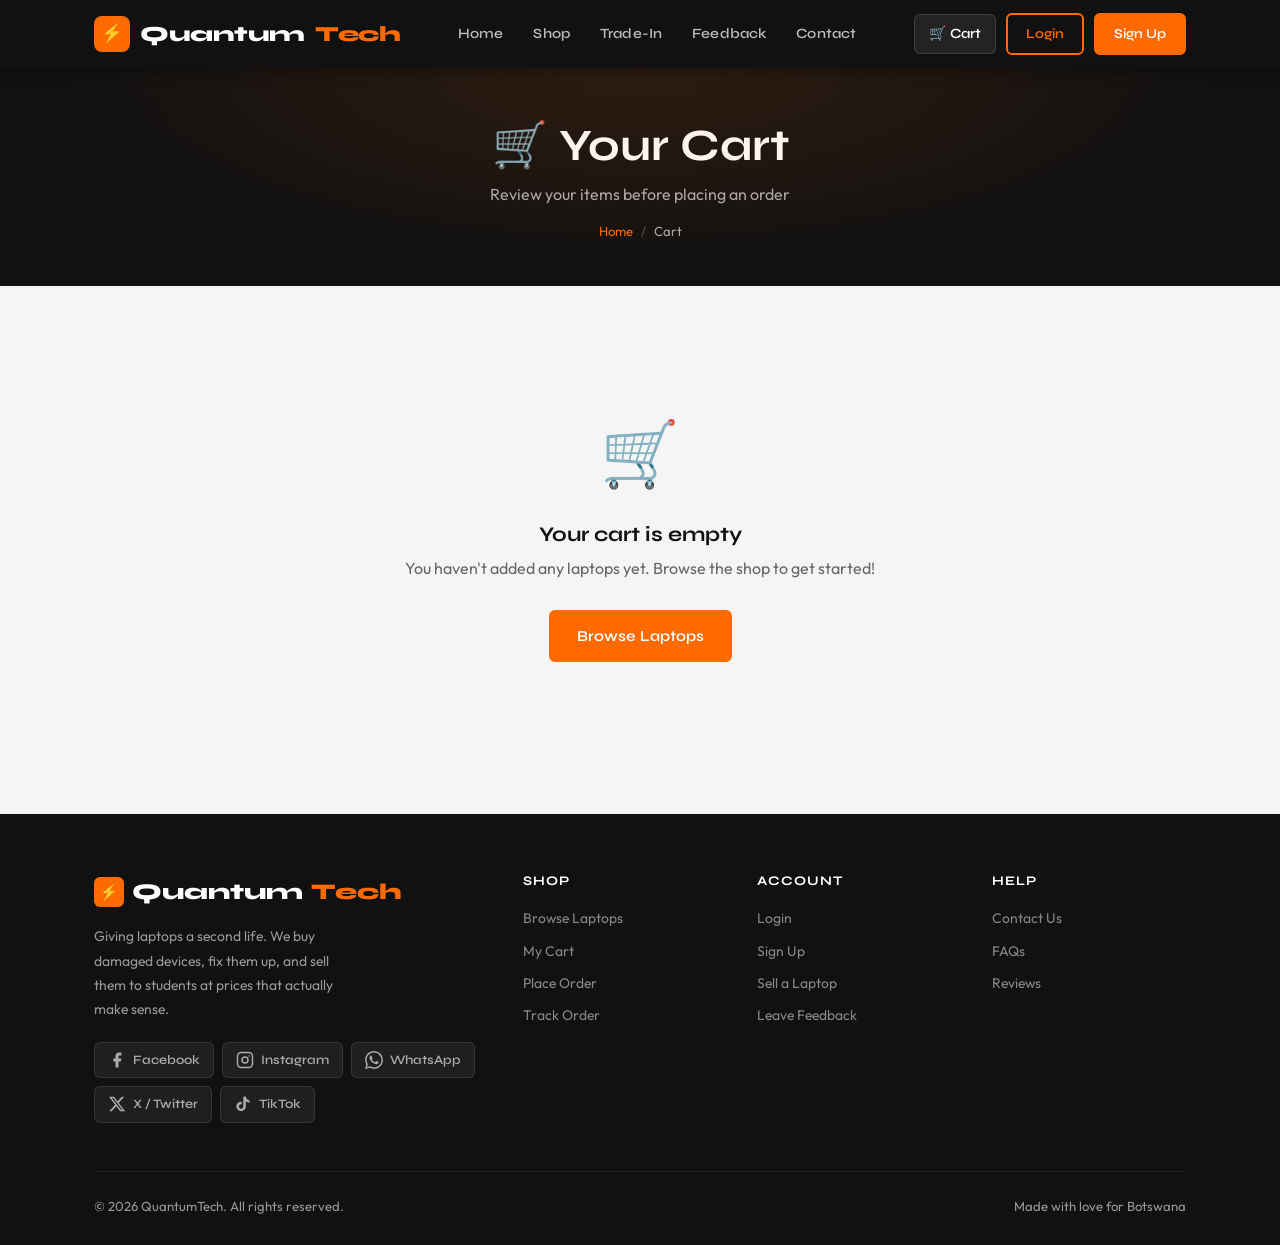
<file: cart.html>
<!DOCTYPE html>
<html lang="en">
<head>
  <meta charset="UTF-8" />
  <meta name="viewport" content="width=device-width, initial-scale=1.0" />
  <title>Cart — Quantum Tech</title>
  <link rel="stylesheet" href="styles.css" />
</head>
<body>

<main>

  <div class="page-header">
    <div class="container">
      <h1>🛒 Your Cart</h1>
      <p>Review your items before placing an order</p>
      <div class="breadcrumb">
        <a href="index.html">Home</a>
        <span class="sep">/</span>
        <span>Cart</span>
      </div>
    </div>
  </div>

  <section class="section section-gray" style="padding-top:44px;">
    <div class="container">
      <div id="cartContent"></div>
    </div>
  </section>

</main>

<script src="script.js"></script>
<script>
  buildNav("");
  buildFooter();

  // This function re-draws the entire cart.
  // We call it whenever the cart changes (add, remove, qty change).
  function renderCart() {
    const cart      = getCart();
    const container = document.getElementById("cartContent");

    // Empty cart state
    if (cart.length === 0) {
      container.innerHTML = `
        <div class="empty-state">
          <span class="empty-icon">🛒</span>
          <h3>Your cart is empty</h3>
          <p>You haven't added any laptops yet. Browse the shop to get started!</p>
          <a href="products.html" class="btn btn-primary">Browse Laptops</a>
        </div>
      `;
      return;
    }

    // Build table rows
    const rows = cart.map(item => {
      const p = PRODUCTS.find(pr => pr.id === item.id);
      if (!p) return "";

      const lineTotal = p.price * item.qty;

      return `
        <tr>
          <!-- Product info -->
          <td>
            <div class="cart-item-info">
              <span class="cart-item-emoji">${p.emoji}</span>
              <div>
                <div class="cart-item-name">${p.name}</div>
                <div class="cart-item-spec">${p.specs[0]} · ${p.specs[1]}</div>
              </div>
            </div>
          </td>

          <!-- Unit price -->
          <td><strong>${formatBWP(p.price)}</strong></td>

          <!-- Quantity control -->
          <td>
            <div class="qty-control">
              <button class="qty-btn" onclick="changeQty(${p.id}, -1); renderCart();">−</button>
              <span class="qty-val">${item.qty}</span>
              <button class="qty-btn" onclick="changeQty(${p.id}, +1); renderCart();">+</button>
            </div>
          </td>

          <!-- Line total -->
          <td><strong>${formatBWP(lineTotal)}</strong></td>

          <!-- Remove button -->
          <td>
            <button class="remove-btn" onclick="removeFromCart(${p.id}); renderCart();" title="Remove item">
              🗑
            </button>
          </td>
        </tr>
      `;
    }).join("");

    const subtotal = getCartTotal();
    const itemCount = cart.reduce((n, i) => n + i.qty, 0);

    container.innerHTML = `
      <div class="cart-layout">

        <!-- Left: Cart table -->
        <div>
          <div class="cart-table-wrap">
            <table class="cart-table">
              <thead>
                <tr>
                  <th>Product</th>
                  <th>Price</th>
                  <th>Qty</th>
                  <th>Total</th>
                  <th></th>
                </tr>
              </thead>
              <tbody>${rows}</tbody>
            </table>
          </div>

          <!-- Actions below table -->
          <div style="display:flex; gap:12px; margin-top:16px; flex-wrap:wrap;">
            <a href="products.html" class="btn btn-outline btn-sm">← Continue Shopping</a>
            <button class="btn btn-sm" style="background:var(--gray-bg); color:var(--gray-mid);"
              onclick="if(confirm('Remove all items from your cart?')) { clearCart(); renderCart(); }">
              Clear Cart
            </button>
          </div>
        </div>

        <!-- Right: Summary box -->
        <div>
          <div class="cart-summary-box">
            <h3>Order Summary</h3>

            <div class="summary-line">
              <span>Subtotal (${itemCount} item${itemCount !== 1 ? "s" : ""})</span>
              <span>${formatBWP(subtotal)}</span>
            </div>
            <div class="summary-line">
              <span>Delivery</span>
              <span style="color:var(--success);">FREE</span>
            </div>
            <div class="summary-line total">
              <span>Total</span>
              <span>${formatBWP(subtotal)}</span>
            </div>

            <a href="order.html" class="btn btn-primary btn-full mt-md">
              Proceed to Order →
            </a>

            <p style="text-align:center; font-size:0.78rem; color:var(--gray-light); margin-top:12px;">
              🔒 Secure checkout &nbsp;·&nbsp; 90-day warranty on all items
            </p>
          </div>
        </div>

      </div>
    `;
  }

  // Make renderCart global so onclick attributes can call it
  window.renderCart = renderCart;

  // Initial render
  renderCart();
</script>

</body>
</html>
</file>
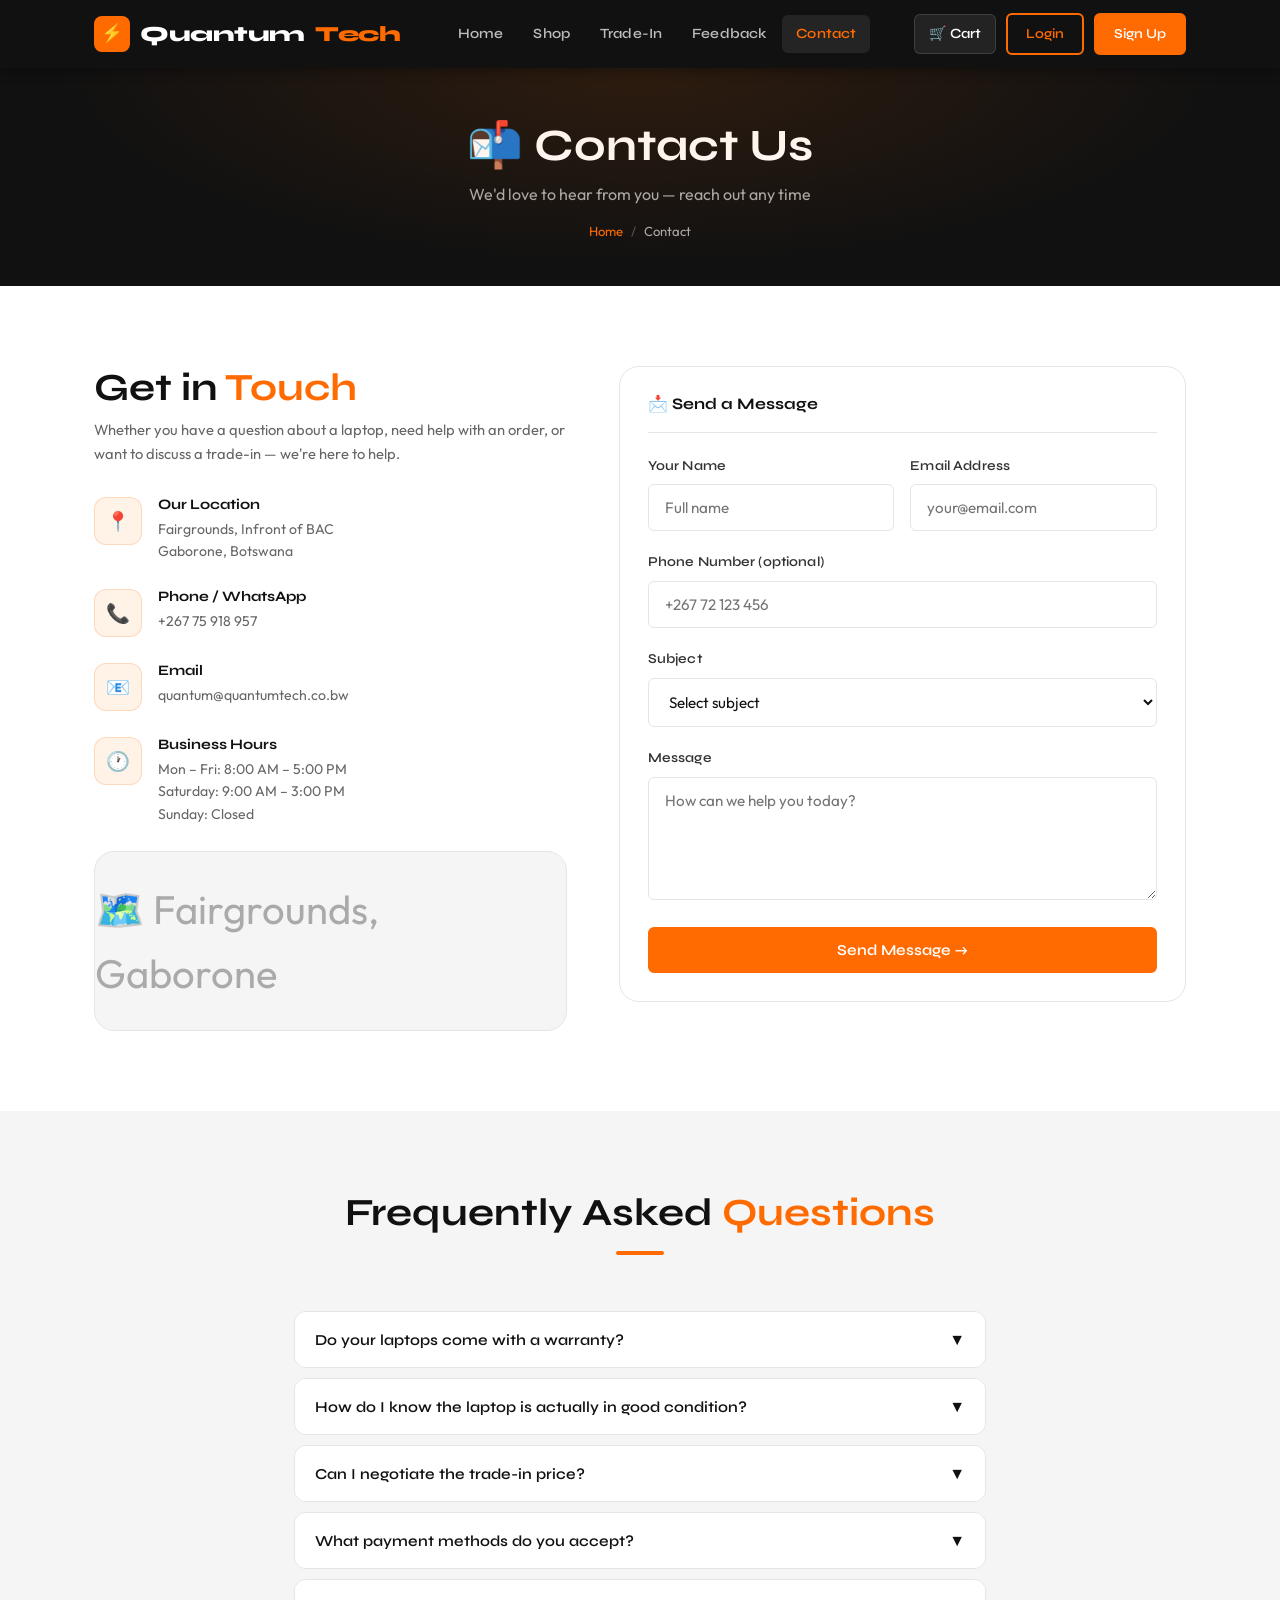
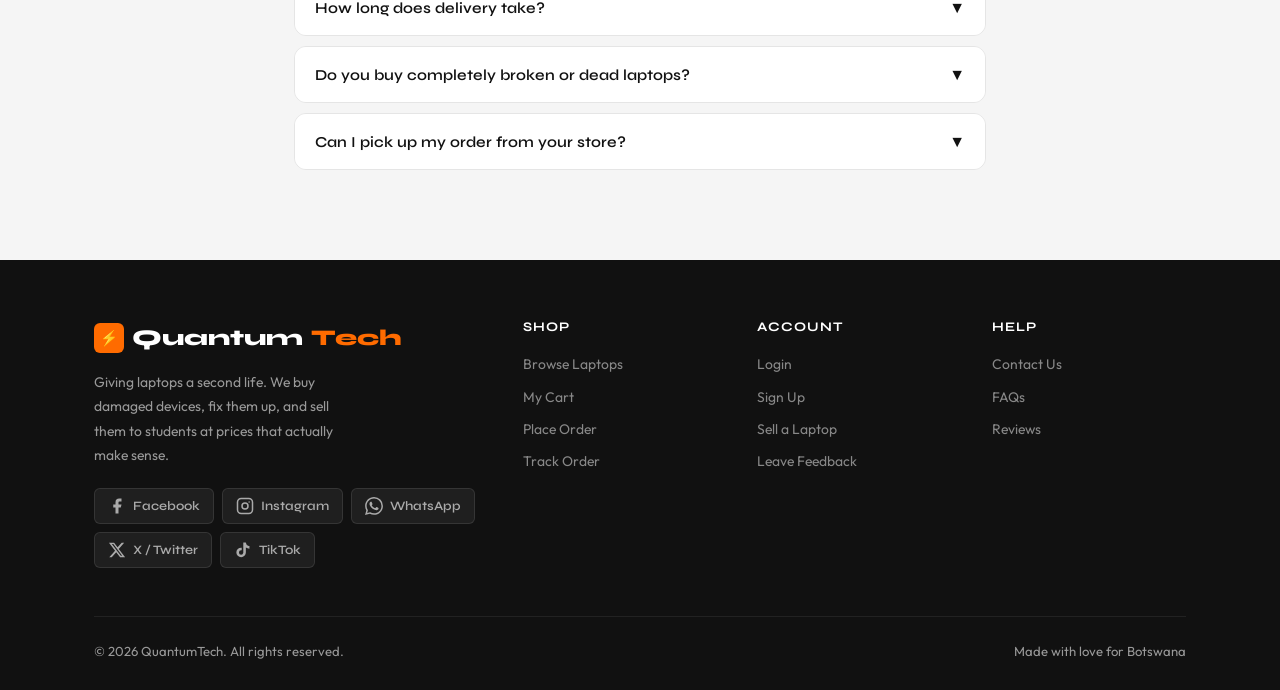
<file: contact.html>
<!DOCTYPE html>
<html lang="en">
<head>
  <meta charset="UTF-8" />
  <meta name="viewport" content="width=device-width, initial-scale=1.0" />
  <title>Contact Us — Quantum Tech</title>
  <link rel="stylesheet" href="styles.css" />
</head>
<body>

<main>

  <div class="page-header">
    <div class="container">
      <h1>📬 Contact Us</h1>
      <p>We'd love to hear from you — reach out any time</p>
      <div class="breadcrumb">
        <a href="index.html">Home</a>
        <span class="sep">/</span>
        <span>Contact</span>
      </div>
    </div>
  </div>

  <section class="section">
    <div class="container">
      <div class="contact-layout">

        <!-- ── Left: Info ── -->
        <div>
          <h2 style="margin-bottom:8px;">Get in <span class="text-orange">Touch</span></h2>
          <p class="text-muted" style="margin-bottom:32px; font-size:0.92rem;">
            Whether you have a question about a laptop, need help with an order, or want to discuss a trade-in — we're here to help.
          </p>

          <div class="contact-info-item">
            <div class="contact-icon-box">📍</div>
            <div>
              <h4>Our Location</h4>
              <p>Fairgrounds, Infront of BAC<br>Gaborone, Botswana</p>
            </div>
          </div>

          <div class="contact-info-item">
            <div class="contact-icon-box">📞</div>
            <div>
              <h4>Phone / WhatsApp</h4>
              <p>+267 75 918 957</p>
            </div>
          </div>

          <div class="contact-info-item">
            <div class="contact-icon-box">📧</div>
            <div>
              <h4>Email</h4>
              <p>quantum@quantumtech.co.bw</p>
            </div>
          </div>

          <div class="contact-info-item">
            <div class="contact-icon-box">🕐</div>
            <div>
              <h4>Business Hours</h4>
              <p>
                Mon – Fri: 8:00 AM – 5:00 PM<br>
                Saturday: 9:00 AM – 3:00 PM<br>
                Sunday: Closed
              </p>
            </div>
          </div>

          <!-- Map placeholder -->
          <div style="background:var(--gray-bg); border:1.5px solid var(--border); border-radius:var(--radius-lg); height:180px; display:flex; align-items:center; justify-content:center; font-size:2.5rem; margin-top:8px; color:var(--gray-light);">
            🗺️ Fairgrounds, Gaborone
          </div>
        </div>

        <!-- ── Right: Contact form ── -->
        <div>
          <div class="checkout-card">
            <h3>📩 Send a Message</h3>

            <!-- Success state -->
            <div id="contactSuccess" style="display:none; text-align:center; padding:28px 0;">
              <div style="font-size:3rem; margin-bottom:12px;">✅</div>
              <h3 style="margin-bottom:8px;">Message Sent!</h3>
              <p class="text-muted" style="margin-bottom:20px;">
                We'll get back to you within 24 hours during business days.
              </p>
              <button class="btn btn-outline" onclick="resetContactForm()">Send Another</button>
            </div>

            <!-- Form -->
            <div id="contactFormFields">

              <div id="contactAlert"></div>

              <div class="form-row">
                <div class="form-group">
                  <label for="ctName">Your Name</label>
                  <input type="text" id="ctName" placeholder="Full name" oninput="clearFieldError('ctName')" />
                  <span class="field-error">Required.</span>
                </div>
                <div class="form-group">
                  <label for="ctEmail">Email Address</label>
                  <input type="email" id="ctEmail" placeholder="your@email.com" oninput="clearFieldError('ctEmail')" />
                  <span class="field-error">Valid email required.</span>
                </div>
              </div>

              <div class="form-group">
                <label for="ctPhone">Phone Number (optional)</label>
                <input type="tel" id="ctPhone" placeholder="+267 72 123 456" />
              </div>

              <div class="form-group">
                <label for="ctSubject">Subject</label>
                <select id="ctSubject" oninput="clearFieldError('ctSubject')">
                  <option value="">Select subject</option>
                  <option value="order">Order Inquiry</option>
                  <option value="trade">Trade-In Question</option>
                  <option value="product">Product Question</option>
                  <option value="warranty">Warranty Claim</option>
                  <option value="delivery">Delivery Issue</option>
                  <option value="other">Other</option>
                </select>
                <span class="field-error">Please select a subject.</span>
              </div>

              <div class="form-group">
                <label for="ctMessage">Message</label>
                <textarea id="ctMessage" rows="5" placeholder="How can we help you today?" oninput="clearFieldError('ctMessage')"></textarea>
                <span class="field-error">Please enter your message.</span>
              </div>

              <button class="btn btn-primary btn-full" onclick="handleContactSubmit()">
                Send Message →
              </button>

            </div>
          </div>
        </div>

      </div>
    </div>
  </section>

  <!-- ── FAQ Section ── -->
  <section class="section section-gray" id="faq">
    <div class="container" style="max-width:740px;">
      <div class="section-heading">
        <h2>Frequently Asked <span class="text-orange">Questions</span></h2>
        <div class="heading-line"></div>
      </div>
      <div id="faqList"></div>
    </div>
  </section>

</main>

<script src="script.js"></script>
<script>
  buildNav("contact");
  buildFooter();

  // Pre-fill if logged in
  const session = getSession();
  if (session) {
    document.getElementById("ctName").value  = session.name  || "";
    document.getElementById("ctEmail").value = session.email || "";
  }

  // ── Contact form submit ──
  function handleContactSubmit() {
    const name    = document.getElementById("ctName").value.trim();
    const email   = document.getElementById("ctEmail").value.trim();
    const phone   = document.getElementById("ctPhone").value.trim();
    const subject = document.getElementById("ctSubject").value;
    const message = document.getElementById("ctMessage").value.trim();

    let valid = true;

    if (!name)   { showFieldError("ctName",    "Required.");                 valid = false; }
    if (!email || !email.includes("@")) { showFieldError("ctEmail", "Valid email required."); valid = false; }
    if (!subject) { showFieldError("ctSubject", "Please select a subject."); valid = false; }
    if (!message) { showFieldError("ctMessage", "Please enter your message."); valid = false; }

    if (!valid) {
      showAlert("contactAlert", "⚠️ Please fill in all required fields.", "danger");
      return;
    }

    // Save message
    const messages = lsGet(STORAGE.MESSAGES, []);
    messages.push({
      name, email, phone, subject, message,
      date: new Date().toLocaleDateString("en-BW")
    });
    lsSet(STORAGE.MESSAGES, messages);

    // Show success
    document.getElementById("contactFormFields").style.display = "none";
    document.getElementById("contactSuccess").style.display    = "block";
    clearAlert("contactAlert");

    showToast("Message sent! We'll reply soon. 📧", "success");
  }

  function resetContactForm() {
    document.getElementById("contactFormFields").style.display = "block";
    document.getElementById("contactSuccess").style.display    = "none";
    document.getElementById("ctSubject").value = "";
    document.getElementById("ctMessage").value = "";
    document.getElementById("ctPhone").value   = "";
  }

  // ── FAQ Accordion ──
  const FAQS = [
    {
      q: "Do your laptops come with a warranty?",
      a: "Yes! Every laptop we sell comes with a 90-day hardware warranty. If anything fails within 90 days of purchase due to a hardware defect, bring it back and we'll repair or replace it for free."
    },
    {
      q: "How do I know the laptop is actually in good condition?",
      a: "Every device goes through a full diagnostic test by our certified technicians before being listed. We assign a condition grade — Excellent, Good, or Fair — based on a strict checklist, so you always know what you're buying."
    },
    {
      q: "Can I negotiate the trade-in price?",
      a: "We base our offer on market value, brand, model, age, and actual condition. You're welcome to discuss the price with our team once you're in store. We aim to be fair and transparent."
    },
    {
      q: "What payment methods do you accept?",
      a: "We accept Orange Money, MyZaka (Mascom), Bank Transfer / EFT, and Cash on Delivery for deliveries in Gaborone."
    },
    {
      q: "How long does delivery take?",
      a: "Gaborone deliveries typically take 1 business day. Other cities in Botswana take 2–3 business days. We work with reliable couriers to make sure your laptop arrives safely."
    },
    {
      q: "Do you buy completely broken or dead laptops?",
      a: "Yes! Even completely non-functional laptops may have value for parts or be repairable. Submit a trade-in form or bring it in for a free assessment — no obligation."
    },
    {
      q: "Can I pick up my order from your store?",
      a: "Absolutely. You can choose to pick up your laptop in store instead of getting it delivered. Just select that option in the order notes or call us."
    }
  ];

  // Build FAQ accordion
  document.getElementById("faqList").innerHTML = FAQS.map((faq, i) => `
    <div class="faq-item">
      <button class="faq-q" id="faqQ${i}" onclick="toggleFaq(${i})">
        <span>${faq.q}</span>
        <span class="faq-arrow">▼</span>
      </button>
      <div class="faq-a" id="faqA${i}">
        ${faq.a}
      </div>
    </div>
  `).join("");

  function toggleFaq(i) {
    const qEl = document.getElementById("faqQ" + i);
    const aEl = document.getElementById("faqA" + i);
    const isOpen = aEl.classList.toggle("open");
    qEl.classList.toggle("open", isOpen);
  }
</script>

</body>
</html>
</file>
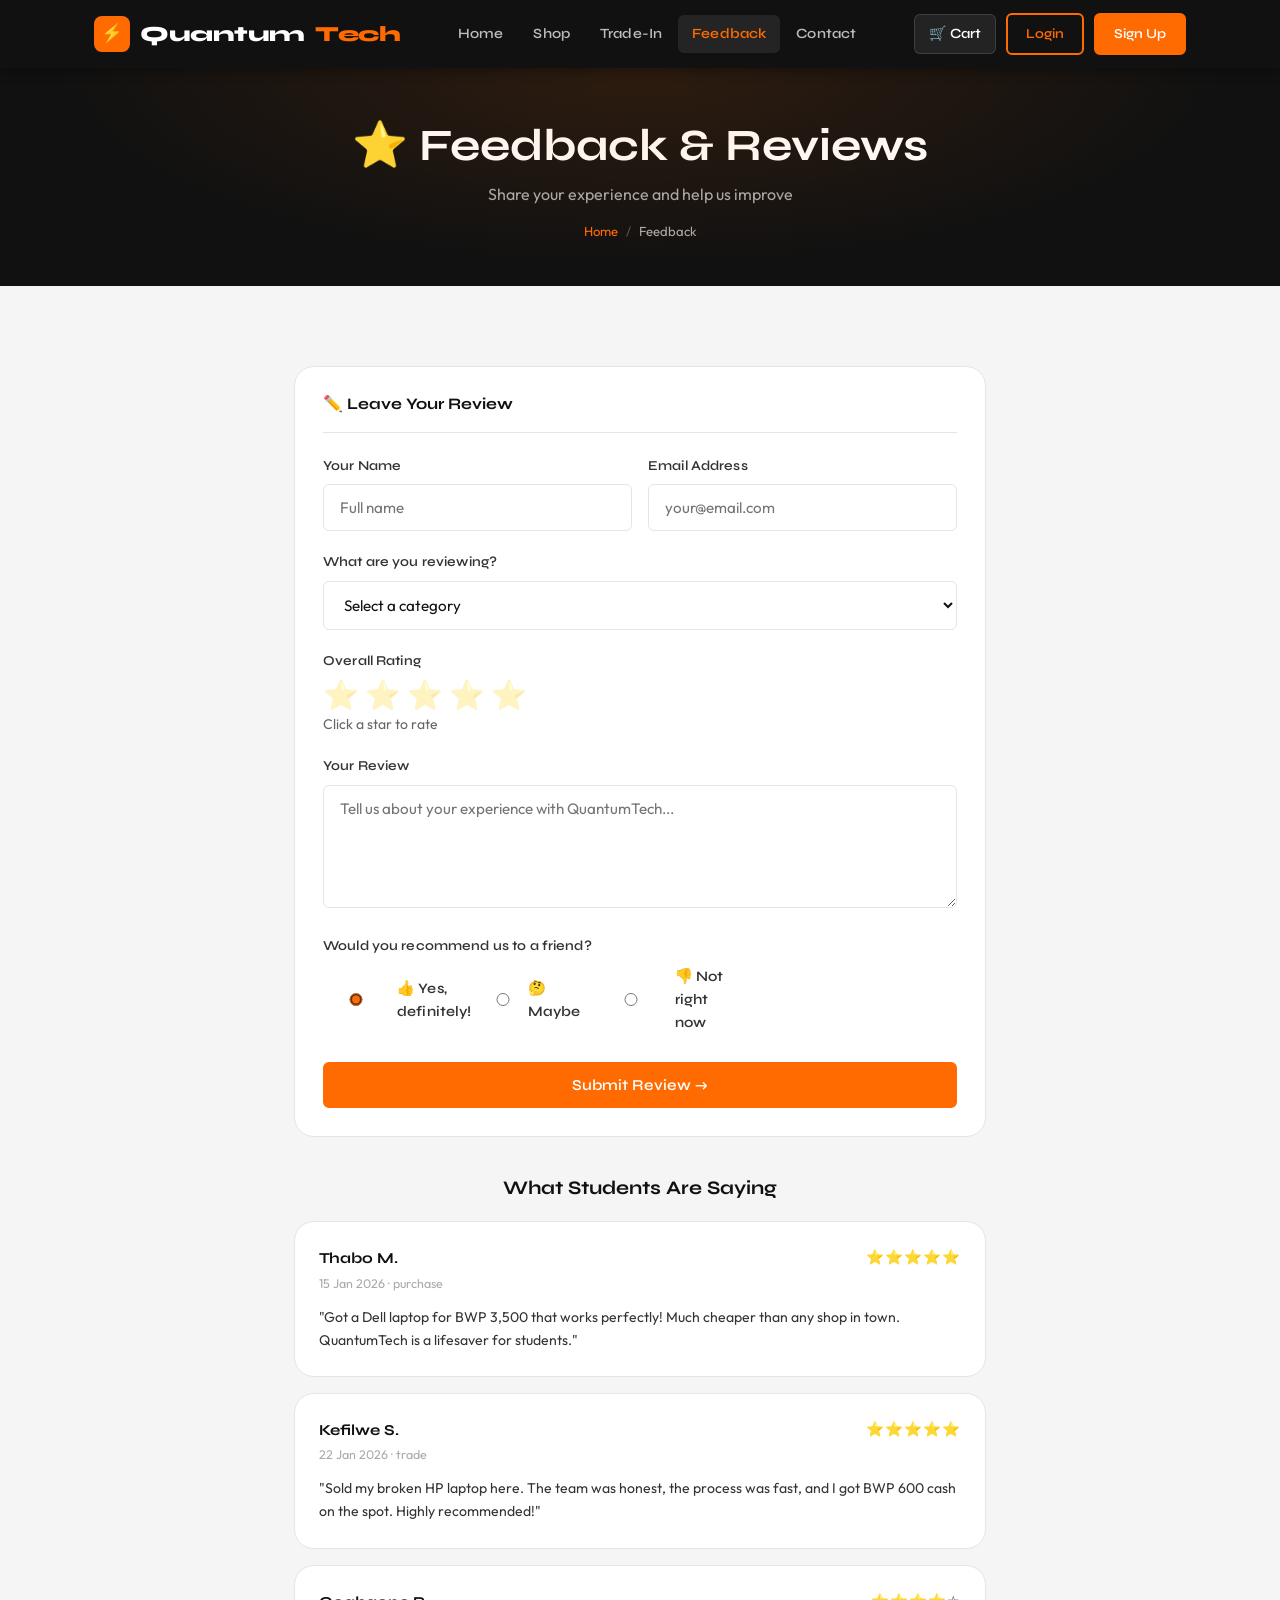
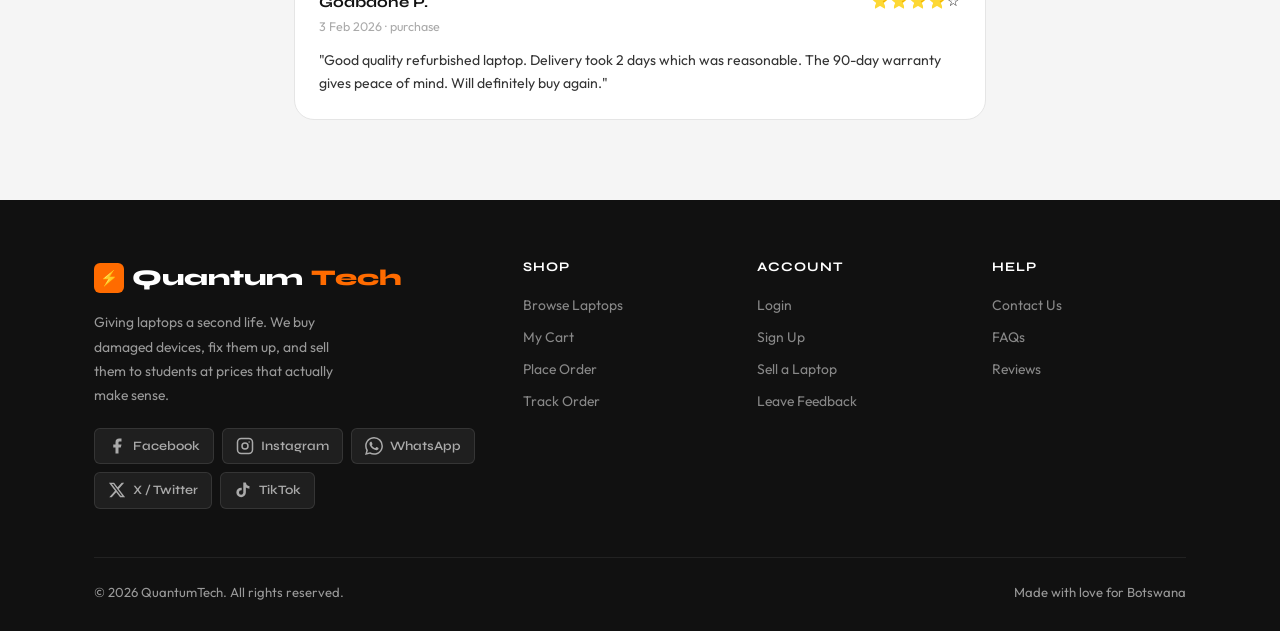
<file: feedback.html>
<!DOCTYPE html>
<html lang="en">
<head>
  <meta charset="UTF-8" />
  <meta name="viewport" content="width=device-width, initial-scale=1.0" />
  <title>Feedback — Quantum Tech</title>
  <link rel="stylesheet" href="styles.css" />
</head>
<body>

<main>

  <div class="page-header">
    <div class="container">
      <h1>⭐ Feedback & Reviews</h1>
      <p>Share your experience and help us improve</p>
      <div class="breadcrumb">
        <a href="index.html">Home</a>
        <span class="sep">/</span>
        <span>Feedback</span>
      </div>
    </div>
  </div>

  <section class="section section-gray">
    <div class="container" style="max-width:740px;">

      <!-- Feedback form card -->
      <div class="checkout-card" style="margin-bottom:40px;">
        <h3>✏️ Leave Your Review</h3>

        <!-- Success state (hidden by default) -->
        <div id="feedbackSuccess" style="display:none; text-align:center; padding:28px 0;">
          <div style="font-size:3rem; margin-bottom:14px;">🙏</div>
          <h3 style="margin-bottom:8px;">Thank You!</h3>
          <p class="text-muted" style="margin-bottom:20px;">
            Your feedback means a lot. We use it to keep improving.
          </p>
          <button class="btn btn-outline" onclick="resetFeedbackForm()">Submit Another Review</button>
        </div>

        <!-- Form fields -->
        <div id="feedbackFormFields">

          <div id="feedbackAlert"></div>

          <div class="form-row">
            <div class="form-group">
              <label for="fbName">Your Name</label>
              <input type="text" id="fbName" placeholder="Full name" oninput="clearFieldError('fbName')" />
              <span class="field-error">Required.</span>
            </div>
            <div class="form-group">
              <label for="fbEmail">Email Address</label>
              <input type="email" id="fbEmail" placeholder="your@email.com" oninput="clearFieldError('fbEmail')" />
              <span class="field-error">Valid email required.</span>
            </div>
          </div>

          <div class="form-group">
            <label for="fbCategory">What are you reviewing?</label>
            <select id="fbCategory" oninput="clearFieldError('fbCategory')">
              <option value="">Select a category</option>
              <option value="purchase">Laptop Purchase</option>
              <option value="trade">Trade-In Experience</option>
              <option value="delivery">Delivery</option>
              <option value="support">Customer Support</option>
              <option value="website">Website</option>
              <option value="general">General</option>
            </select>
            <span class="field-error">Please select a category.</span>
          </div>

          <!-- Star rating -->
          <div class="form-group">
            <label>Overall Rating</label>
            <div class="star-rating" id="starRating">
              <button type="button" class="star-btn" data-val="1">⭐</button>
              <button type="button" class="star-btn" data-val="2">⭐</button>
              <button type="button" class="star-btn" data-val="3">⭐</button>
              <button type="button" class="star-btn" data-val="4">⭐</button>
              <button type="button" class="star-btn" data-val="5">⭐</button>
            </div>
            <div id="ratingText" class="text-muted text-small" style="margin-top:4px;">Click a star to rate</div>
            <input type="hidden" id="fbRating" value="0" />
          </div>

          <div class="form-group">
            <label for="fbMessage">Your Review</label>
            <textarea id="fbMessage" rows="5" placeholder="Tell us about your experience with QuantumTech..." oninput="clearFieldError('fbMessage')"></textarea>
            <span class="field-error">Please write your review.</span>
          </div>

          <div class="form-group">
            <label>Would you recommend us to a friend?</label>
            <div style="display:flex; gap:14px; flex-wrap:wrap; margin-top:4px;">
              <label style="display:flex; align-items:center; gap:8px; cursor:pointer; font-size:0.9rem;">
                <input type="radio" name="recommend" value="yes" checked style="accent-color:var(--orange);" />
                👍 Yes, definitely!
              </label>
              <label style="display:flex; align-items:center; gap:8px; cursor:pointer; font-size:0.9rem;">
                <input type="radio" name="recommend" value="maybe" style="accent-color:var(--orange);" />
                🤔 Maybe
              </label>
              <label style="display:flex; align-items:center; gap:8px; cursor:pointer; font-size:0.9rem;">
                <input type="radio" name="recommend" value="no" style="accent-color:var(--orange);" />
                👎 Not right now
              </label>
            </div>
          </div>

          <button class="btn btn-primary btn-full" onclick="handleFeedbackSubmit()">
            Submit Review →
          </button>

        </div>
      </div>

      <!-- ── Review list ── -->
      <h3 style="font-family:var(--font-heading); margin-bottom:22px; font-size:1.2rem; text-align:center;">
        What Students Are Saying
      </h3>
      <div id="reviewsGrid" style="display:flex; flex-direction:column; gap:16px;"></div>

    </div>
  </section>

</main>

<script src="script.js"></script>
<script>
  buildNav("feedback");
  buildFooter();

  // Pre-fill if logged in
  const session = getSession();
  if (session) {
    document.getElementById("fbName").value  = session.name  || "";
    document.getElementById("fbEmail").value = session.email || "";
  }

  // ── Star rating logic ──
  let currentRating = 0;
  const ratingDescriptions = ["", "Poor", "Below average", "Good", "Very good", "Excellent!"];

  document.getElementById("starRating").addEventListener("click", function(e) {
    const btn = e.target.closest(".star-btn");
    if (!btn) return;

    currentRating = parseInt(btn.dataset.val);
    document.getElementById("fbRating").value = currentRating;
    document.getElementById("ratingText").textContent =
      ratingDescriptions[currentRating] + " (" + currentRating + "/5)";

    // Light up the stars
    document.querySelectorAll(".star-btn").forEach((s, i) => {
      s.classList.toggle("lit", i < currentRating);
    });
  });

  // ── Submit feedback ──
  function handleFeedbackSubmit() {
    const name      = document.getElementById("fbName").value.trim();
    const email     = document.getElementById("fbEmail").value.trim();
    const category  = document.getElementById("fbCategory").value;
    const rating    = parseInt(document.getElementById("fbRating").value);
    const message   = document.getElementById("fbMessage").value.trim();
    const recommend = document.querySelector("input[name='recommend']:checked")?.value || "yes";

    let valid = true;

    if (!name)   { showFieldError("fbName",    "Required.");              valid = false; }
    if (!email || !email.includes("@")) { showFieldError("fbEmail", "Valid email required."); valid = false; }
    if (!category) { showFieldError("fbCategory", "Please select a category."); valid = false; }
    if (rating === 0) {
      document.getElementById("ratingText").textContent = "⚠️ Please select a star rating.";
      document.getElementById("ratingText").style.color = "var(--danger)";
      valid = false;
    }
    if (!message) { showFieldError("fbMessage", "Please write your review."); valid = false; }

    if (!valid) {
      showAlert("feedbackAlert", "⚠️ Please fill in all required fields.", "danger");
      return;
    }

    // Save to localStorage
    const feedbacks = lsGet(STORAGE.FEEDBACK, []);
    feedbacks.push({
      name, email, category, rating, message, recommend,
      date: new Date().toLocaleDateString("en-BW")
    });
    lsSet(STORAGE.FEEDBACK, feedbacks);

    // Show success state
    document.getElementById("feedbackFormFields").style.display = "none";
    document.getElementById("feedbackSuccess").style.display    = "block";
    clearAlert("feedbackAlert");

    showToast("Review submitted! Thank you 🙏", "success");

    // Refresh reviews list
    renderReviews();
  }

  function resetFeedbackForm() {
    document.getElementById("feedbackFormFields").style.display = "block";
    document.getElementById("feedbackSuccess").style.display    = "none";
    currentRating = 0;
    document.getElementById("fbRating").value = "0";
    document.getElementById("ratingText").textContent = "Click a star to rate";
    document.getElementById("ratingText").style.color = "";
    document.querySelectorAll(".star-btn").forEach(s => s.classList.remove("lit"));
    document.getElementById("fbCategory").value = "";
    document.getElementById("fbMessage").value  = "";
  }

  // ── Render reviews ──
  // Some sample reviews so the page isn't empty on first load
  const SAMPLE_REVIEWS = [
    {
      name: "Thabo M.", date: "15 Jan 2026", rating: 5, category: "purchase",
      message: "Got a Dell laptop for BWP 3,500 that works perfectly! Much cheaper than any shop in town. QuantumTech is a lifesaver for students."
    },
    {
      name: "Kefilwe S.", date: "22 Jan 2026", rating: 5, category: "trade",
      message: "Sold my broken HP laptop here. The team was honest, the process was fast, and I got BWP 600 cash on the spot. Highly recommended!"
    },
    {
      name: "Goabaone P.", date: "3 Feb 2026", rating: 4, category: "purchase",
      message: "Good quality refurbished laptop. Delivery took 2 days which was reasonable. The 90-day warranty gives peace of mind. Will definitely buy again."
    }
  ];

  function renderReviews() {
    const userReviews = lsGet(STORAGE.FEEDBACK, []);
    const allReviews  = [...userReviews.slice(-5).reverse(), ...SAMPLE_REVIEWS];

    const html = allReviews.map(r => `
      <div class="review-card">
        <div class="review-header">
          <div>
            <div class="reviewer-name">${r.name}</div>
            <div class="review-date">${r.date} · ${r.category}</div>
          </div>
          <div class="review-stars">
            ${"⭐".repeat(r.rating)}${"☆".repeat(5 - r.rating)}
          </div>
        </div>
        <div class="review-body">"${r.message}"</div>
      </div>
    `).join("");

    document.getElementById("reviewsGrid").innerHTML = html;
  }

  renderReviews();
</script>

</body>
</html>
</file>
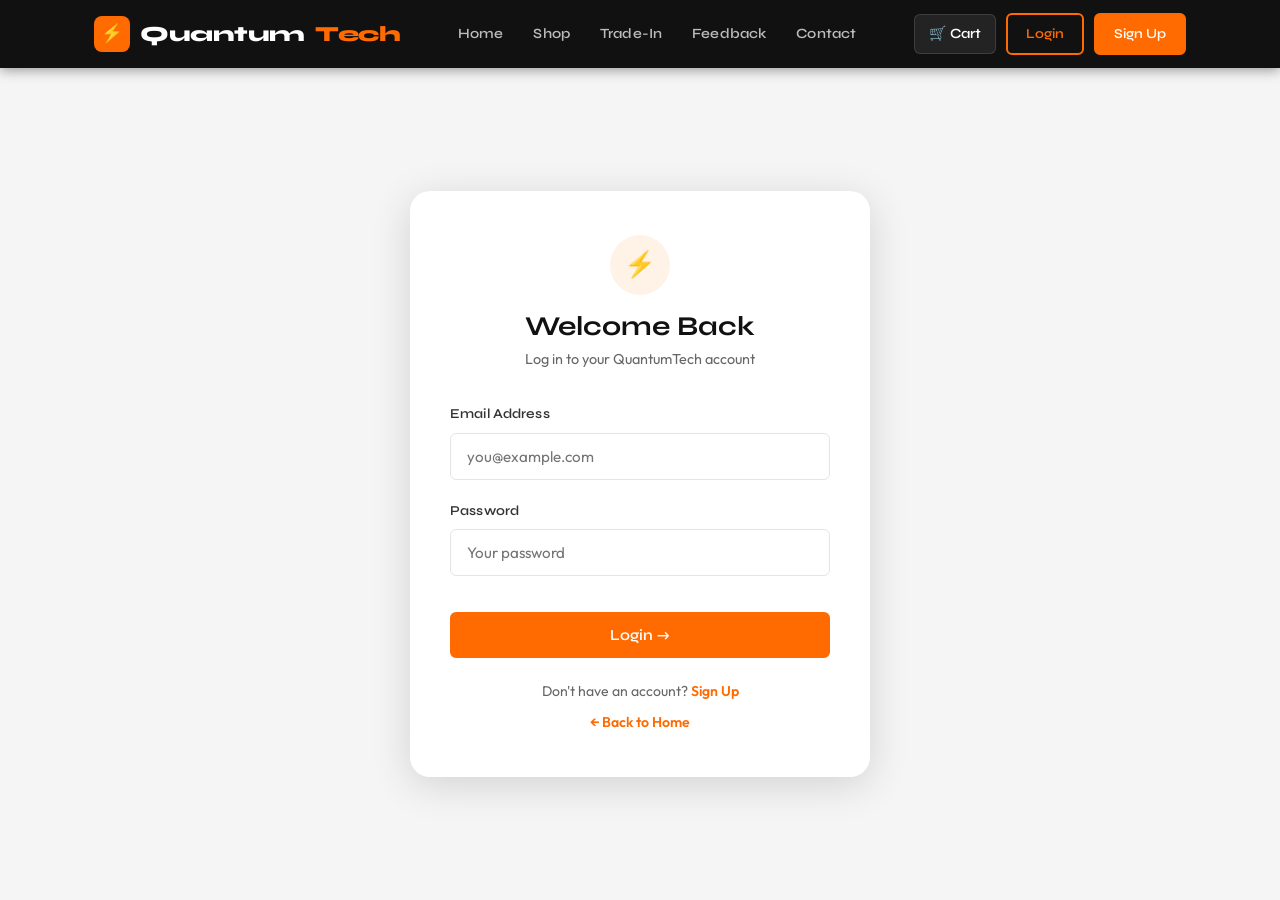
<file: login.html>
<!DOCTYPE html>
<html lang="en">
<head>
  <meta charset="UTF-8" />
  <meta name="viewport" content="width=device-width, initial-scale=1.0" />
  <title>Login — Quantum Tech</title>
  <link rel="stylesheet" href="styles.css" />
</head>
<body>

<main>
  <div class="auth-page">
    <div class="auth-card">

      <!-- Header -->
      <div class="auth-card-header">
        <div class="auth-icon">⚡</div>
        <h2>Welcome Back</h2>
        <p>Log in to your QuantumTech account</p>
      </div>

      <!-- Alert area -->
      <div id="loginAlert"></div>

      <!-- Email -->
      <div class="form-group">
        <label for="loginEmail">Email Address</label>
        <input
          type="email"
          id="loginEmail"
          placeholder="you@example.com"
          oninput="clearFieldError('loginEmail'); clearAlert('loginAlert');"
        />
        <span class="field-error">Please enter a valid email address.</span>
      </div>

      <!-- Password -->
      <div class="form-group">
        <label for="loginPassword">Password</label>
        <input
          type="password"
          id="loginPassword"
          placeholder="Your password"
          oninput="clearFieldError('loginPassword'); clearAlert('loginAlert');"
        />
        <span class="field-error">Please enter your password.</span>
      </div>

      <!-- Submit -->
      <button class="btn btn-primary btn-full mt-md" onclick="handleLogin()">
        Login →
      </button>

      <!-- Footer links -->
      <div class="auth-footer">
        Don't have an account? <a href="signup.html">Sign Up</a>
      </div>
      <div class="auth-footer" style="margin-top:8px;">
        <a href="index.html">← Back to Home</a>
      </div>

    </div>
  </div>
</main>

<script src="script.js"></script>
<script>
  buildNav("");

  // Redirect if already logged in
  if (getSession()) {
    window.location.href = "index.html";
  }

  function handleLogin() {
    const emailEl    = document.getElementById("loginEmail");
    const passwordEl = document.getElementById("loginPassword");
    const email      = emailEl.value.trim();
    const password   = passwordEl.value;

    let valid = true;

    // Basic validation
    if (!email || !email.includes("@")) {
      showFieldError("loginEmail", "Please enter a valid email address.");
      valid = false;
    }
    if (!password) {
      showFieldError("loginPassword", "Please enter your password.");
      valid = false;
    }
    if (!valid) return;

    // Attempt login
    const result = loginUser(email, password);

    if (result.ok) {
      showToast("Welcome back, " + result.user.name + "! 👋", "success");

      // Redirect to the page they came from, or home
      const params   = new URLSearchParams(window.location.search);
      const redirect = params.get("redirect") || "index.html";

      setTimeout(() => { window.location.href = redirect; }, 900);
    } else {
      showAlert("loginAlert", "⚠️ " + result.message, "danger");
    }
  }

  // Allow pressing Enter to submit
  document.addEventListener("keydown", function(e) {
    if (e.key === "Enter") handleLogin();
  });
</script>

</body>
</html>
</file>
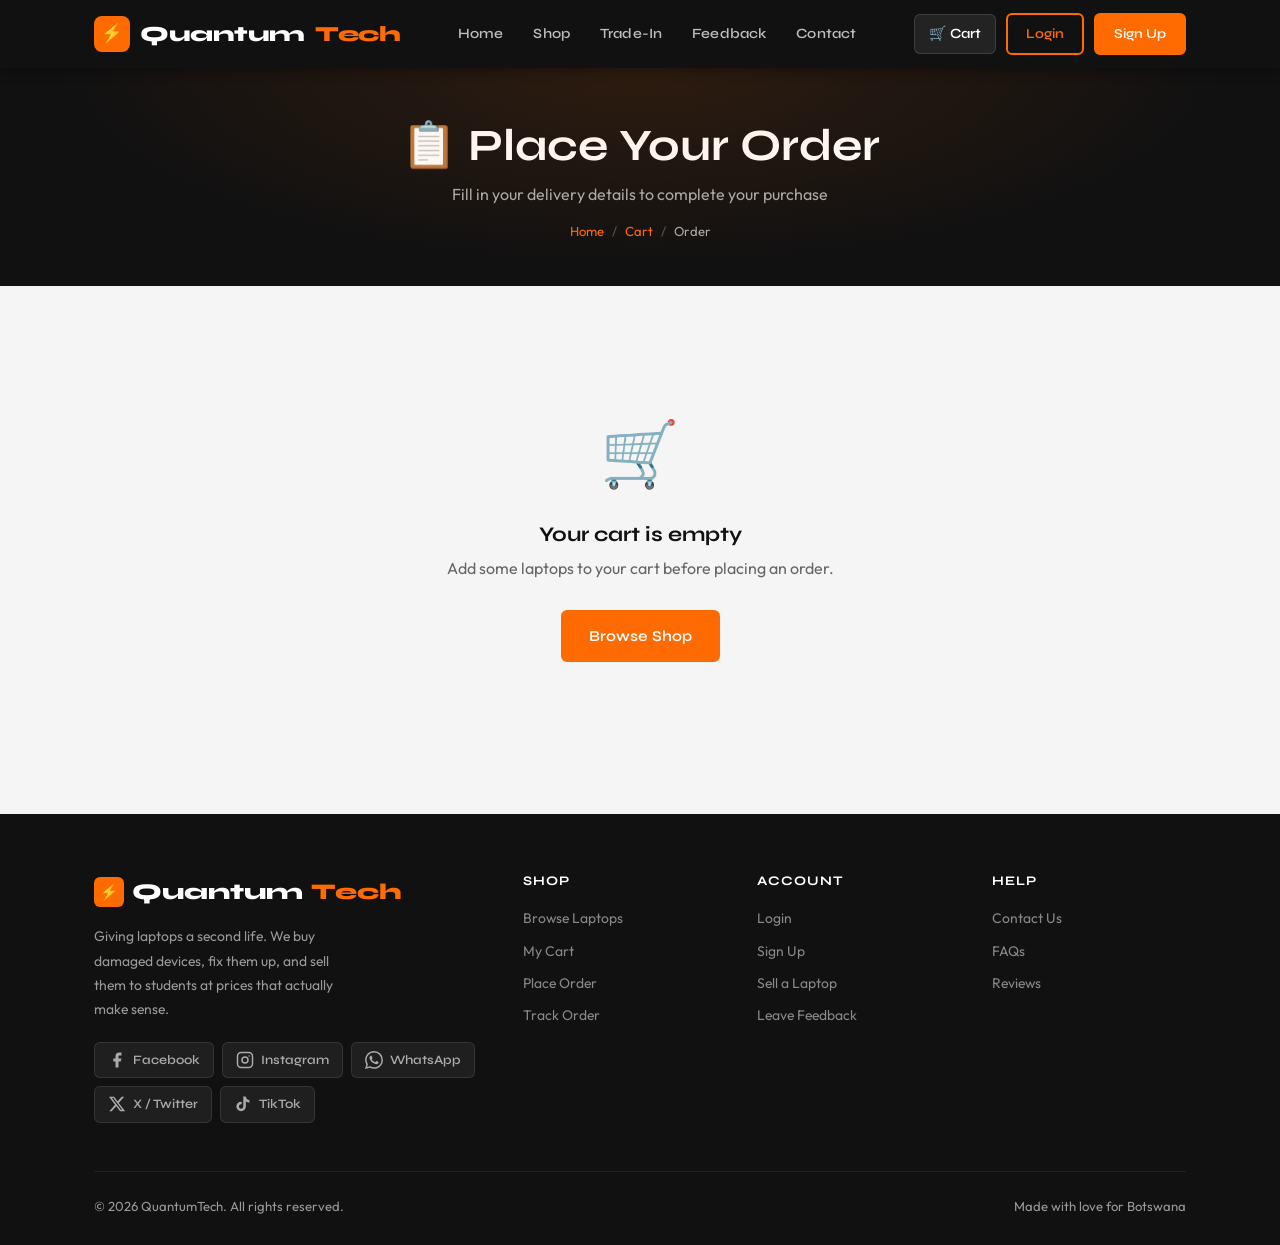
<file: order.html>
<!DOCTYPE html>
<html lang="en">
<head>
  <meta charset="UTF-8" />
  <meta name="viewport" content="width=device-width, initial-scale=1.0" />
  <title>Place Order — Quantum Tech</title>
  <link rel="stylesheet" href="styles.css" />
</head>
<body>

<main>

  <div class="page-header">
    <div class="container">
      <h1>📋 Place Your Order</h1>
      <p>Fill in your delivery details to complete your purchase</p>
      <div class="breadcrumb">
        <a href="index.html">Home</a>
        <span class="sep">/</span>
        <a href="cart.html">Cart</a>
        <span class="sep">/</span>
        <span>Order</span>
      </div>
    </div>
  </div>

  <section class="section section-gray" style="padding-top:44px;">
    <div class="container">

      <!-- Empty cart message -->
      <div id="emptyMsg" style="display:none;">
        <div class="empty-state">
          <span class="empty-icon">🛒</span>
          <h3>Your cart is empty</h3>
          <p>Add some laptops to your cart before placing an order.</p>
          <a href="products.html" class="btn btn-primary">Browse Shop</a>
        </div>
      </div>

      <!-- Checkout form (shown when cart has items) -->
      <div id="checkoutWrap" class="checkout-layout">

        <!-- ── Left column: forms ── -->
        <div>

          <!-- Delivery details -->
          <div class="checkout-card">
            <h3>📍 Delivery Details</h3>

            <div id="orderAlert"></div>

            <div class="form-row">
              <div class="form-group">
                <label for="orderFirstName">First Name</label>
                <input type="text" id="orderFirstName" placeholder="Thabo" oninput="clearFieldError('orderFirstName')" />
                <span class="field-error">Required.</span>
              </div>
              <div class="form-group">
                <label for="orderLastName">Last Name</label>
                <input type="text" id="orderLastName" placeholder="Molefe" oninput="clearFieldError('orderLastName')" />
                <span class="field-error">Required.</span>
              </div>
            </div>

            <div class="form-group">
              <label for="orderPhone">Phone Number</label>
              <input type="tel" id="orderPhone" placeholder="+267 72 123 456" oninput="clearFieldError('orderPhone')" />
              <span class="field-error">Required.</span>
            </div>

            <div class="form-group">
              <label for="orderEmail">Email Address</label>
              <input type="email" id="orderEmail" placeholder="For order confirmation" oninput="clearFieldError('orderEmail')" />
              <span class="field-error">Please enter a valid email.</span>
            </div>

            <div class="form-group">
              <label for="orderAddress">Street Address</label>
              <input type="text" id="orderAddress" placeholder="Plot 123, Main Mall Road" oninput="clearFieldError('orderAddress')" />
              <span class="field-error">Required.</span>
            </div>

            <div class="form-row">
              <div class="form-group">
                <label for="orderCity">City / Town</label>
                <select id="orderCity" oninput="clearFieldError('orderCity')">
                  <option value="">Select city</option>
                  <option>Gaborone</option>
                  <option>Francistown</option>
                  <option>Maun</option>
                  <option>Serowe</option>
                  <option>Kanye</option>
                  <option>Molepolole</option>
                  <option>Lobatse</option>
                  <option>Palapye</option>
                  <option>Other</option>
                </select>
                <span class="field-error">Please select a city.</span>
              </div>
              <div class="form-group">
                <label for="orderNotes">Order Notes (optional)</label>
                <input type="text" id="orderNotes" placeholder="e.g. Call before delivery" />
              </div>
            </div>
          </div>

          <!-- Payment method -->
          <div class="checkout-card">
            <h3>💳 Payment Method</h3>
            <div class="payment-options">
              <label class="payment-option">
                <input type="radio" name="payMethod" value="orange_money" checked />
                <div>
                  <div class="pm-label">🟠 Orange Money</div>
                  <div style="font-size:0.8rem;color:var(--gray-mid);">Pay via Orange Money mobile wallet</div>
                </div>
              </label>
              <label class="payment-option">
                <input type="radio" name="payMethod" value="myzaka" />
                <div>
                  <div class="pm-label">📱 MyZaka (Mascom)</div>
                  <div style="font-size:0.8rem;color:var(--gray-mid);">Pay via MyZaka mobile wallet</div>
                </div>
              </label>
              <label class="payment-option">
                <input type="radio" name="payMethod" value="bank_transfer" />
                <div>
                  <div class="pm-label">🏦 Bank Transfer / EFT</div>
                  <div style="font-size:0.8rem;color:var(--gray-mid);">Transfer directly to our bank account</div>
                </div>
              </label>
              <label class="payment-option">
                <input type="radio" name="payMethod" value="cash_on_delivery" />
                <div>
                  <div class="pm-label">💵 Cash on Delivery</div>
                  <div style="font-size:0.8rem;color:var(--gray-mid);">Pay with cash when your order arrives</div>
                </div>
              </label>
            </div>
          </div>

        </div>

        <!-- ── Right column: order summary ── -->
        <div>
          <div class="cart-summary-box" style="position:sticky; top:calc(68px + 16px);">
            <h3>🧾 Order Summary</h3>
            <div id="orderItemsList"></div>
            <hr class="divider-line" />
            <div class="summary-line">
              <span>Subtotal</span>
              <span id="orderSubtotal"></span>
            </div>
            <div class="summary-line">
              <span>Delivery</span>
              <span style="color:var(--success);">FREE</span>
            </div>
            <div class="summary-line total">
              <span>Total</span>
              <span id="orderTotal"></span>
            </div>

            <button class="btn btn-primary btn-full mt-md" onclick="handlePlaceOrder()">
              ✅ Place Order
            </button>
            <p style="text-align:center; font-size:0.78rem; color:var(--gray-light); margin-top:10px;">
              🔒 Your order is safe and protected
            </p>
          </div>
        </div>

      </div>
    </div>
  </section>

</main>

<script src="script.js"></script>
<script>
  buildNav("");
  buildFooter();

  const cart = getCart();

  // Show empty state if cart is empty
  if (cart.length === 0) {
    document.getElementById("emptyMsg").style.display = "block";
    document.getElementById("checkoutWrap").style.display = "none";
  } else {
    // Pre-fill name and email if user is logged in
    const session = getSession();
    if (session) {
      const nameParts = session.name.split(" ");
      document.getElementById("orderFirstName").value = nameParts[0] || "";
      document.getElementById("orderLastName").value  = nameParts.slice(1).join(" ") || "";
      document.getElementById("orderEmail").value     = session.email || "";
    }

    // Populate order items
    const itemsHTML = cart.map(item => {
      const p = PRODUCTS.find(pr => pr.id === item.id);
      if (!p) return "";
      return `
        <div class="summary-line">
          <span>${p.emoji} ${p.name} ×${item.qty}</span>
          <span>${formatBWP(p.price * item.qty)}</span>
        </div>
      `;
    }).join("");

    document.getElementById("orderItemsList").innerHTML = itemsHTML;
    document.getElementById("orderSubtotal").textContent = formatBWP(getCartTotal());
    document.getElementById("orderTotal").textContent    = formatBWP(getCartTotal());
  }

  // Handle placing the order
  function handlePlaceOrder() {
    const firstName = document.getElementById("orderFirstName").value.trim();
    const lastName  = document.getElementById("orderLastName").value.trim();
    const phone     = document.getElementById("orderPhone").value.trim();
    const email     = document.getElementById("orderEmail").value.trim();
    const address   = document.getElementById("orderAddress").value.trim();
    const city      = document.getElementById("orderCity").value;
    const notes     = document.getElementById("orderNotes").value.trim();
    const payment   = document.querySelector("input[name='payMethod']:checked")?.value || "";

    let valid = true;

    if (!firstName) { showFieldError("orderFirstName", "Required."); valid = false; }
    if (!lastName)  { showFieldError("orderLastName",  "Required."); valid = false; }
    if (!phone)     { showFieldError("orderPhone",     "Required."); valid = false; }
    if (!email || !email.includes("@")) { showFieldError("orderEmail", "Valid email required."); valid = false; }
    if (!address)   { showFieldError("orderAddress",   "Required."); valid = false; }
    if (!city)      { showFieldError("orderCity",      "Please select a city."); valid = false; }

    if (!valid) {
      showAlert("orderAlert", "⚠️ Please fill in all required fields.", "danger");
      return;
    }

    // Place the order
    const order = placeOrder({
      name:    firstName + " " + lastName,
      phone,
      email,
      address,
      city,
      notes,
      payment
    });

    // Notify user
    showToast("🎉 Order placed successfully!", "success");

    // Go to confirmation page
    setTimeout(() => {
      window.location.href = "order_confirmation.html";
    }, 900);
  }
</script>

</body>
</html>
</file>
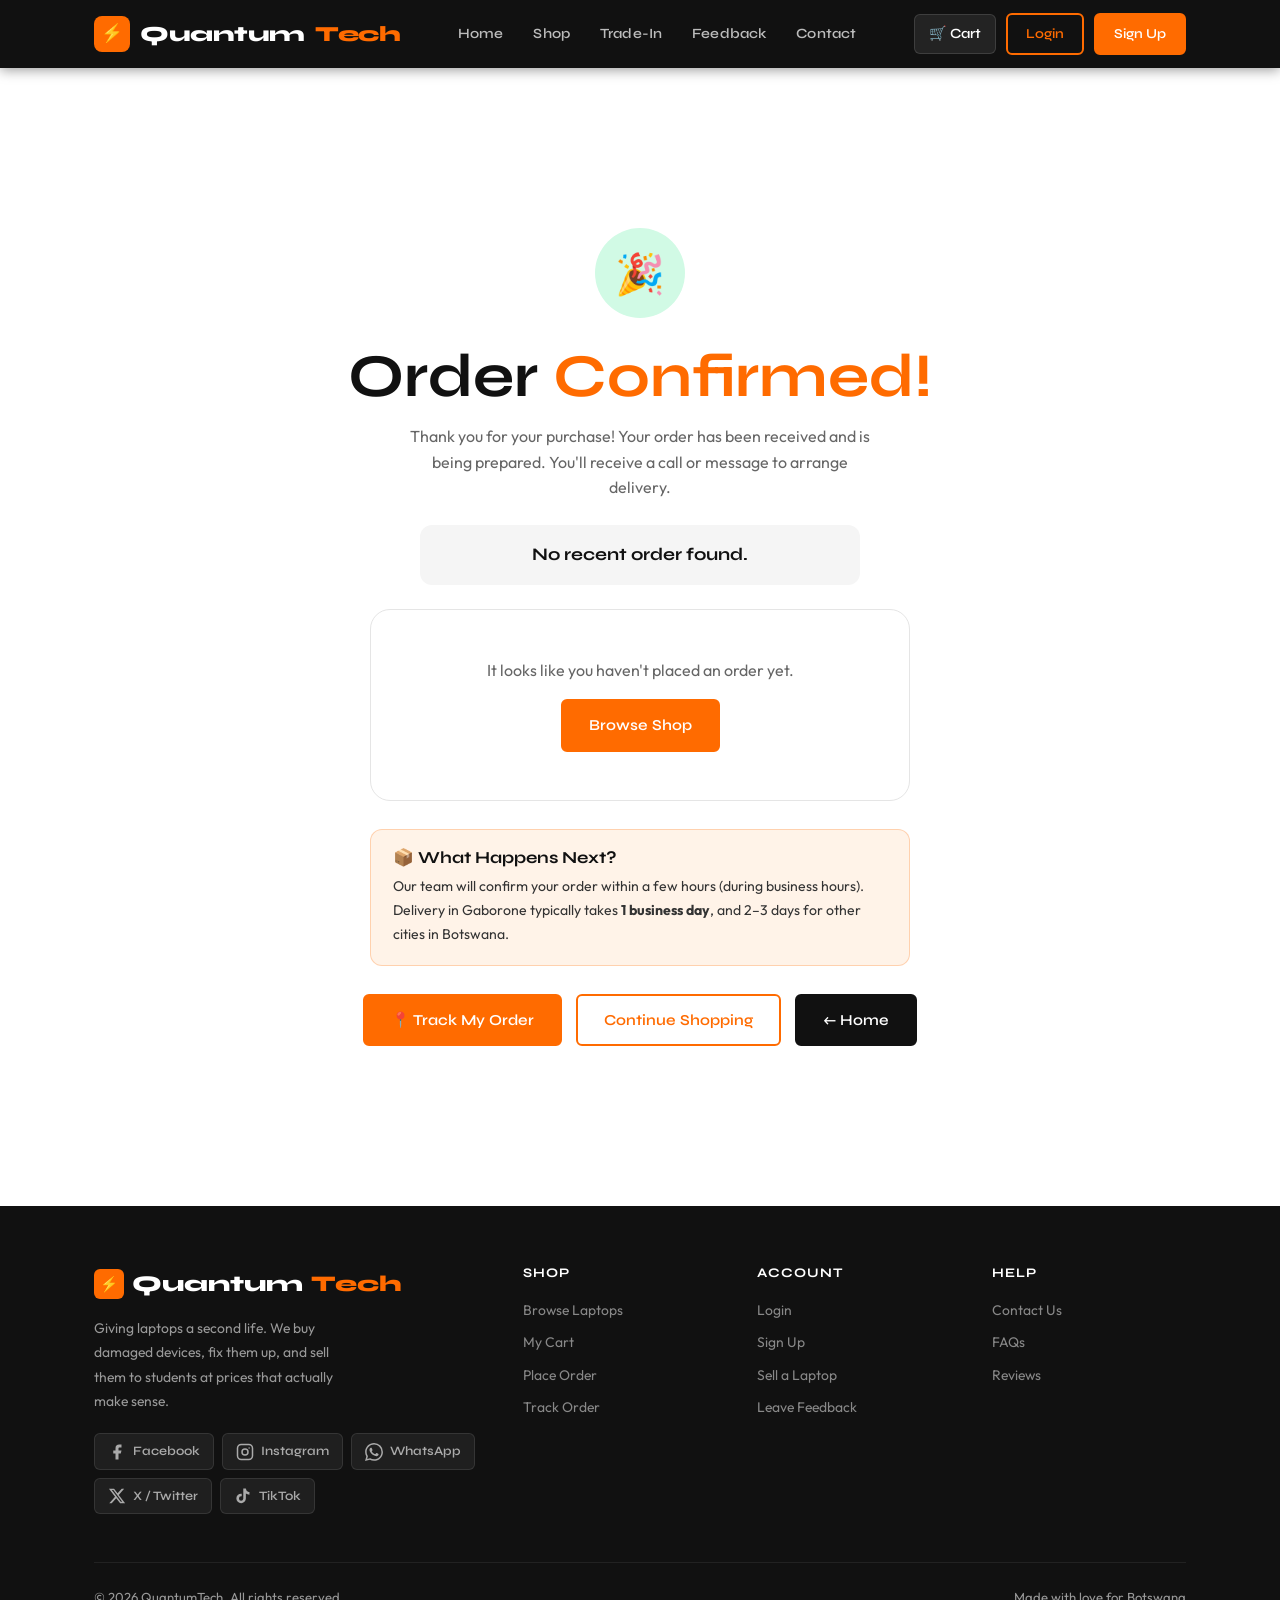
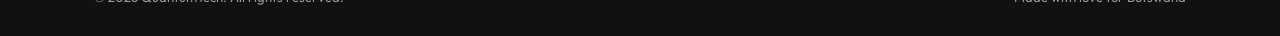
<file: order_confirmation.html>
<!DOCTYPE html>
<html lang="en">
<head>
  <meta charset="UTF-8" />
  <meta name="viewport" content="width=device-width, initial-scale=1.0" />
  <title>Order Confirmed — Quantum Tech</title>
  <link rel="stylesheet" href="styles.css" />
</head>
<body>

<main>
  <section class="section">
    <div class="container">
      <div class="confirm-page-wrap">

        <!-- Success icon -->
        <div class="confirm-icon">🎉</div>

        <h1>Order <span class="text-orange">Confirmed!</span></h1>
        <p class="text-muted" style="max-width:480px; margin:12px auto;">
          Thank you for your purchase! Your order has been received and is being prepared.
          You'll receive a call or message to arrange delivery.
        </p>

        <!-- Order ID pill -->
        <div class="confirm-order-id" id="confirmOrderId">
          Loading order details...
        </div>

        <!-- Order details card -->
        <div class="confirm-details" id="confirmDetails">
          <!-- Filled by JS -->
        </div>

        <!-- What's next info box -->
        <div style="background:var(--orange-pale); border:1px solid rgba(255,107,0,0.25); border-radius:var(--radius); padding:18px 22px; max-width:540px; margin:0 auto 28px; text-align:left;">
          <h4 style="margin-bottom:8px;">📦 What Happens Next?</h4>
          <p style="font-size:0.88rem; color:var(--gray-dark); line-height:1.7;">
            Our team will confirm your order within a few hours (during business hours).
            Delivery in Gaborone typically takes <strong>1 business day</strong>,
            and 2–3 days for other cities in Botswana.
          </p>
        </div>

        <!-- Action buttons -->
        <div style="display:flex; gap:14px; justify-content:center; flex-wrap:wrap;">
          <a href="order_tracking.html" class="btn btn-primary">📍 Track My Order</a>
          <a href="products.html" class="btn btn-outline">Continue Shopping</a>
          <a href="index.html" class="btn btn-dark">← Home</a>
        </div>

      </div>
    </div>
  </section>
</main>

<script src="script.js"></script>
<script>
  buildNav("");
  buildFooter();

  // Load the last placed order
  const lastOrderId = lsGet(STORAGE.LAST_ORDER);
  const orders      = getOrders();
  const order       = orders.find(o => o.id === lastOrderId);

  if (order) {
    // Show order ID
    document.getElementById("confirmOrderId").innerHTML =
      `Order ID: <span>${order.id}</span>`;

    // Map payment method to readable label
    const payLabels = {
      orange_money:    "🟠 Orange Money",
      myzaka:          "📱 MyZaka",
      bank_transfer:   "🏦 Bank Transfer",
      cash_on_delivery:"💵 Cash on Delivery"
    };

    // Build items list
    const itemsList = order.items.map(item => {
      const p = PRODUCTS.find(pr => pr.id === item.id);
      return p ? `${p.emoji} ${p.name} ×${item.qty}` : "";
    }).filter(Boolean).join("<br>");

    // Render details rows
    document.getElementById("confirmDetails").innerHTML = `
      <div class="detail-row">
        <span class="label">Customer</span>
        <span class="value">${order.delivery.name}</span>
      </div>
      <div class="detail-row">
        <span class="label">Email</span>
        <span class="value">${order.delivery.email}</span>
      </div>
      <div class="detail-row">
        <span class="label">Phone</span>
        <span class="value">${order.delivery.phone}</span>
      </div>
      <div class="detail-row">
        <span class="label">Delivery Address</span>
        <span class="value">${order.delivery.address}, ${order.delivery.city}</span>
      </div>
      <div class="detail-row">
        <span class="label">Items Ordered</span>
        <span class="value" style="text-align:right;">${itemsList}</span>
      </div>
      <div class="detail-row">
        <span class="label">Payment Method</span>
        <span class="value">${payLabels[order.delivery.payment] || order.delivery.payment}</span>
      </div>
      <div class="detail-row">
        <span class="label">Order Date</span>
        <span class="value">${order.date}</span>
      </div>
      <div class="detail-row">
        <span class="label">Status</span>
        <span class="value" style="color:var(--success);">✅ ${order.status}</span>
      </div>
      <div class="detail-row">
        <span class="label">Total</span>
        <span class="value" style="color:var(--orange); font-size:1.15rem;">${formatBWP(order.total)}</span>
      </div>
    `;
  } else {
    // No order found — possibly accessed directly
    document.getElementById("confirmOrderId").textContent = "No recent order found.";
    document.getElementById("confirmDetails").innerHTML = `
      <div style="text-align:center; padding:20px; color:var(--gray-mid);">
        <p>It looks like you haven't placed an order yet.</p>
        <a href="products.html" class="btn btn-primary mt-md">Browse Shop</a>
      </div>
    `;
  }
</script>

</body>
</html>
</file>
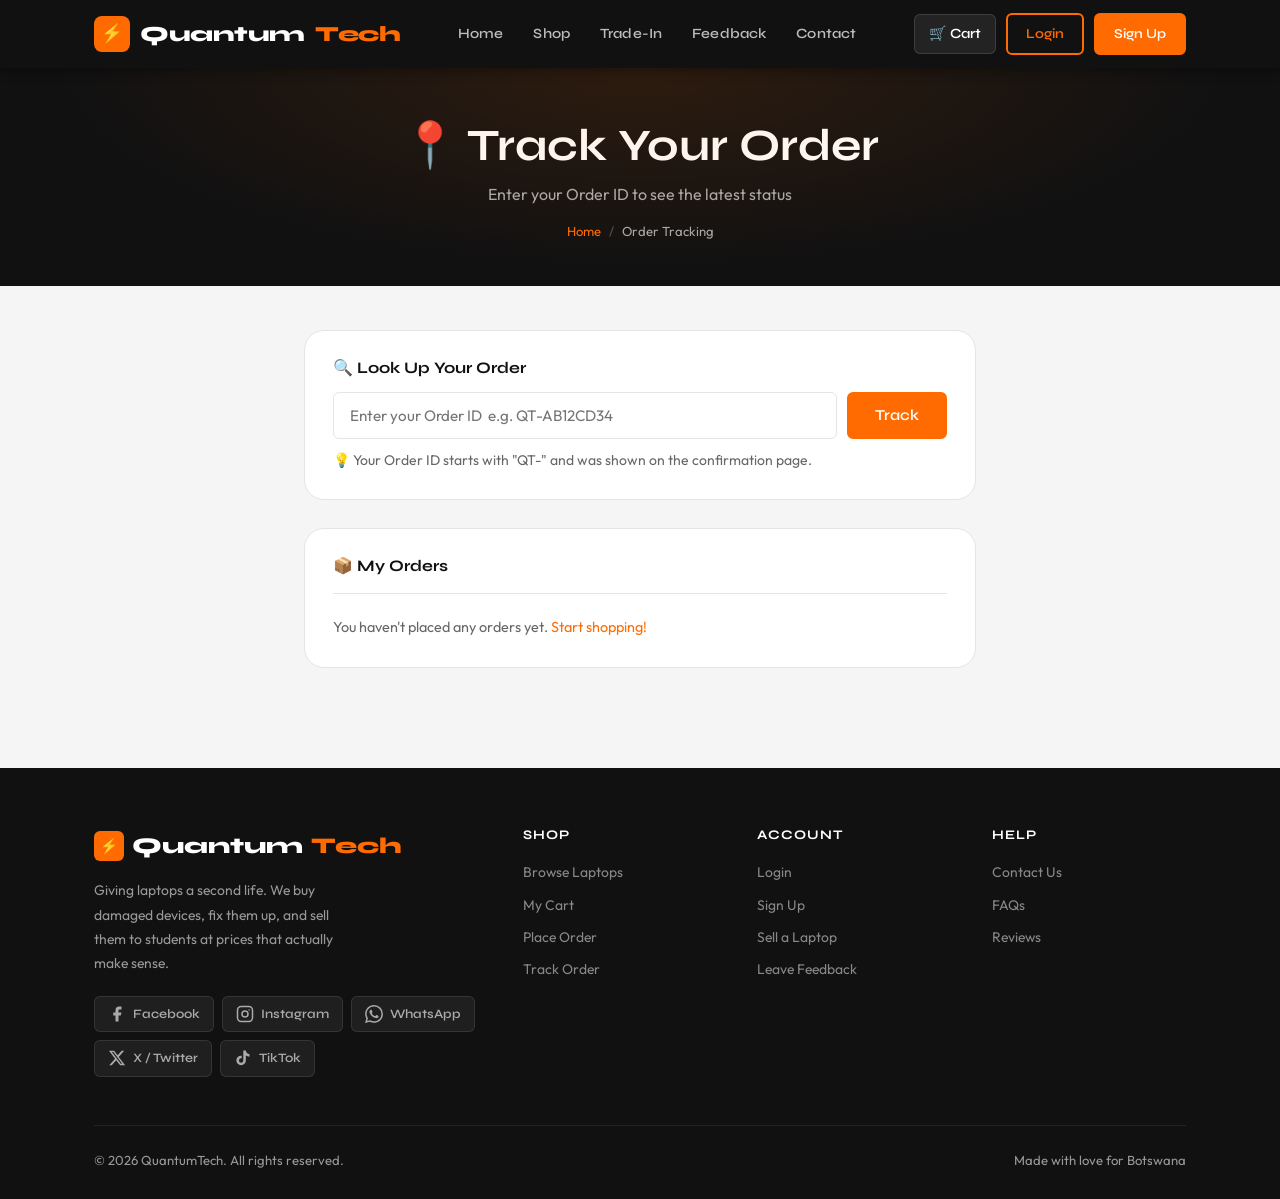
<file: order_tracking.html>
<!DOCTYPE html>
<html lang="en">
<head>
  <meta charset="UTF-8" />
  <meta name="viewport" content="width=device-width, initial-scale=1.0" />
  <title>Track Order — Quantum Tech</title>
  <link rel="stylesheet" href="styles.css" />
</head>
<body>

<main>

  <div class="page-header">
    <div class="container">
      <h1>📍 Track Your Order</h1>
      <p>Enter your Order ID to see the latest status</p>
      <div class="breadcrumb">
        <a href="index.html">Home</a>
        <span class="sep">/</span>
        <span>Order Tracking</span>
      </div>
    </div>
  </div>

  <section class="section section-gray" style="padding-top:44px;">
    <div class="container" style="max-width:720px;">

      <!-- Search bar -->
      <div class="tracking-search-bar">
        <h3 style="margin-bottom:14px; font-size:1rem;">🔍 Look Up Your Order</h3>
        <div class="tracking-search-row">
          <input
            type="text"
            id="trackInput"
            placeholder="Enter your Order ID  e.g. QT-AB12CD34"
            autocomplete="off"
          />
          <button class="btn btn-primary" onclick="trackOrder()">Track</button>
        </div>
        <p class="text-muted text-small" style="margin-top:10px;">
          💡 Your Order ID starts with "QT-" and was shown on the confirmation page.
        </p>
      </div>

      <!-- Track result area -->
      <div id="trackResult"></div>

      <!-- My orders list -->
      <div class="checkout-card">
        <h3>📦 My Orders</h3>
        <div id="myOrdersList"></div>
      </div>

    </div>
  </section>

</main>

<script src="script.js"></script>
<script>
  buildNav("");
  buildFooter();

  // The 4 stages of delivery and what step number each means
  const TRACKING_STAGES = [
    {
      label:  "Order Confirmed",
      desc:   "Your order has been received and confirmed by our team.",
      icon:   "✅"
    },
    {
      label:  "Preparing",
      desc:   "Our technicians are doing a final check on your laptop.",
      icon:   "🔧"
    },
    {
      label:  "Out for Delivery",
      desc:   "Your laptop is on its way to your delivery address.",
      icon:   "🚚"
    },
    {
      label:  "Delivered",
      desc:   "Your laptop has been delivered. Enjoy!",
      icon:   "🎉"
    }
  ];

  // Map order status string to stage index (0-based)
  const STATUS_INDEX = {
    "Confirmed":  0,
    "Preparing":  1,
    "Dispatched": 2,
    "Delivered":  3
  };

  function trackOrder() {
    const input     = document.getElementById("trackInput").value.trim().toUpperCase();
    const resultDiv = document.getElementById("trackResult");

    if (!input) {
      resultDiv.innerHTML = `<div class="alert alert-danger">⚠️ Please enter an Order ID.</div>`;
      return;
    }

    const orders = getOrders();
    const order  = orders.find(o => o.id === input);

    if (!order) {
      resultDiv.innerHTML = `
        <div class="checkout-card" style="text-align:center; padding:36px;">
          <div style="font-size:2.8rem; margin-bottom:14px;">❌</div>
          <h3>Order Not Found</h3>
          <p class="text-muted" style="margin-top:8px;">
            No order found with ID <strong>${input}</strong>.<br>
            Please check the ID and try again.
          </p>
        </div>
      `;
      return;
    }

    const currentStageIndex = STATUS_INDEX[order.status] ?? 0;

    // Build tracking step dots
    const stepsHTML = TRACKING_STAGES.map((stage, i) => {
      const isDone   = i < currentStageIndex;
      const isActive = i === currentStageIndex;
      const isPending = i > currentStageIndex;

      let dotClass   = "";
      let labelClass = "";
      if (isDone)   { dotClass = "done";   labelClass = "done-label"; }
      if (isActive) { dotClass = "active"; labelClass = "active-label"; }

      const isLast = i === TRACKING_STAGES.length - 1;
      const lineHTML = !isLast
        ? `<div class="step-line-v" style="
            position:absolute; left:16px; top:36px;
            width:2px; height:32px;
            background:${isDone ? "var(--success)" : "var(--border)"};
          "></div>`
        : "";

      return `
        <div class="tracking-step-item">
          <div class="tracking-step-dot ${dotClass}">
            ${isDone ? "✓" : stage.icon}
          </div>
          ${lineHTML}
          <div class="tracking-step-content">
            <h4 class="${labelClass}">
              ${stage.label}
              ${isActive ? '<span class="tag tag-orange" style="margin-left:8px;font-size:0.7rem;">Current</span>' : ""}
            </h4>
            <p>${isActive || isDone ? stage.desc : "Pending…"}</p>
          </div>
        </div>
      `;
    }).join("");

    const payLabels = {
      orange_money:    "Orange Money",
      myzaka:          "MyZaka",
      bank_transfer:   "Bank Transfer",
      cash_on_delivery:"Cash on Delivery"
    };

    resultDiv.innerHTML = `
      <div class="checkout-card" style="margin-bottom:20px;">
        <h3>📋 Order Details</h3>
        <div class="confirm-order-id" style="margin-bottom:18px;">
          Order ID: <span>${order.id}</span>
        </div>
        <div class="detail-row">
          <span class="label">Customer</span>
          <span class="value">${order.delivery.name}</span>
        </div>
        <div class="detail-row">
          <span class="label">Address</span>
          <span class="value">${order.delivery.address}, ${order.delivery.city}</span>
        </div>
        <div class="detail-row">
          <span class="label">Payment</span>
          <span class="value">${payLabels[order.delivery.payment] || order.delivery.payment}</span>
        </div>
        <div class="detail-row">
          <span class="label">Order Date</span>
          <span class="value">${order.date}</span>
        </div>
        <div class="detail-row">
          <span class="label">Total</span>
          <span class="value" style="color:var(--orange);">${formatBWP(order.total)}</span>
        </div>
      </div>

      <div class="checkout-card">
        <h3>🚦 Delivery Status</h3>
        <div class="tracking-steps-list" style="margin-top:22px;">
          ${stepsHTML}
        </div>
      </div>
    `;
  }

  // Render the list of all user's orders
  function renderMyOrders() {
    const orders = getOrders();
    const listEl = document.getElementById("myOrdersList");

    if (orders.length === 0) {
      listEl.innerHTML = `
        <p class="text-muted" style="font-size:0.9rem;">
          You haven't placed any orders yet.
          <a href="products.html" style="color:var(--orange);">Start shopping!</a>
        </p>
      `;
      return;
    }

    // Show most recent first
    listEl.innerHTML = [...orders].reverse().map(o => `
      <div style="display:flex; justify-content:space-between; align-items:center; padding:12px 0; border-bottom:1px solid var(--border); gap:10px; flex-wrap:wrap;">
        <div>
          <div style="font-family:var(--font-heading); font-weight:700; font-size:0.92rem;">${o.id}</div>
          <div class="text-muted text-small">${o.date} · ${formatBWP(o.total)}</div>
        </div>
        <div style="display:flex; gap:8px; align-items:center;">
          <span class="tag tag-success" style="font-size:0.72rem;">${o.status}</span>
          <button class="btn btn-outline btn-sm" onclick="loadOrder('${o.id}')">Track</button>
        </div>
      </div>
    `).join("");
  }

  // Pre-fill the input and track when clicking from the list
  function loadOrder(orderId) {
    document.getElementById("trackInput").value = orderId;
    trackOrder();
    window.scrollTo({ top: 0, behavior: "smooth" });
  }

  // If coming from confirmation page, auto-track the last order
  const lastId = lsGet(STORAGE.LAST_ORDER);
  if (lastId) {
    document.getElementById("trackInput").value = lastId;
    trackOrder();
  }

  // Allow Enter key in search box
  document.getElementById("trackInput").addEventListener("keydown", function(e) {
    if (e.key === "Enter") trackOrder();
  });

  renderMyOrders();
</script>

</body>
</html>
</file>
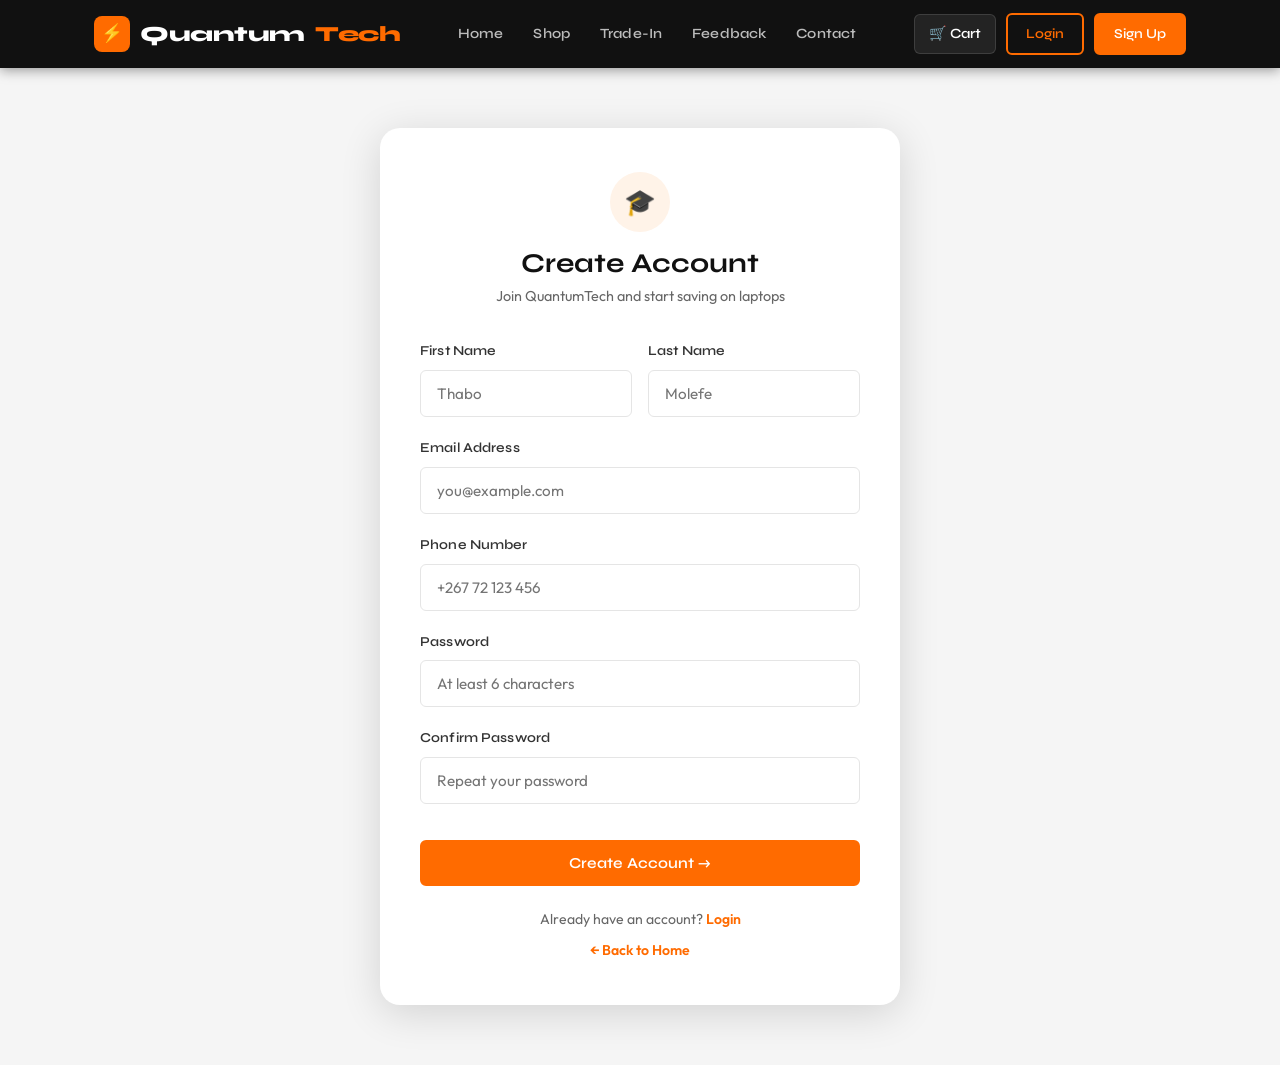
<file: signup.html>
<!DOCTYPE html>
<html lang="en">
<head>
  <meta charset="UTF-8" />
  <meta name="viewport" content="width=device-width, initial-scale=1.0" />
  <title>Sign Up — Quantum Tech</title>
  <link rel="stylesheet" href="styles.css" />
</head>
<body>

<main>
  <div class="auth-page">
    <div class="auth-card" style="max-width:520px;">

      <!-- Header -->
      <div class="auth-card-header">
        <div class="auth-icon">🎓</div>
        <h2>Create Account</h2>
        <p>Join QuantumTech and start saving on laptops</p>
      </div>

      <!-- Alert area -->
      <div id="signupAlert"></div>

      <!-- Name row -->
      <div class="form-row">
        <div class="form-group">
          <label for="firstName">First Name</label>
          <input
            type="text"
            id="firstName"
            placeholder="Thabo"
            oninput="clearFieldError('firstName');"
          />
          <span class="field-error">Required.</span>
        </div>
        <div class="form-group">
          <label for="lastName">Last Name</label>
          <input
            type="text"
            id="lastName"
            placeholder="Molefe"
            oninput="clearFieldError('lastName');"
          />
          <span class="field-error">Required.</span>
        </div>
      </div>

      <!-- Email -->
      <div class="form-group">
        <label for="signupEmail">Email Address</label>
        <input
          type="email"
          id="signupEmail"
          placeholder="you@example.com"
          oninput="clearFieldError('signupEmail'); clearAlert('signupAlert');"
        />
        <span class="field-error">Please enter a valid email address.</span>
      </div>

      <!-- Phone -->
      <div class="form-group">
        <label for="signupPhone">Phone Number</label>
        <input
          type="tel"
          id="signupPhone"
          placeholder="+267 72 123 456"
          oninput="clearFieldError('signupPhone');"
        />
        <span class="field-error">Please enter your phone number.</span>
      </div>

      <!-- Password -->
      <div class="form-group">
        <label for="signupPassword">Password</label>
        <input
          type="password"
          id="signupPassword"
          placeholder="At least 6 characters"
          oninput="clearFieldError('signupPassword');"
        />
        <span class="field-error">Password must be at least 6 characters.</span>
      </div>

      <!-- Confirm Password -->
      <div class="form-group">
        <label for="confirmPassword">Confirm Password</label>
        <input
          type="password"
          id="confirmPassword"
          placeholder="Repeat your password"
          oninput="clearFieldError('confirmPassword');"
        />
        <span class="field-error">Passwords do not match.</span>
      </div>

      <!-- Submit -->
      <button class="btn btn-primary btn-full mt-md" onclick="handleSignup()">
        Create Account →
      </button>

      <!-- Footer links -->
      <div class="auth-footer">
        Already have an account? <a href="login.html">Login</a>
      </div>
      <div class="auth-footer" style="margin-top:8px;">
        <a href="index.html">← Back to Home</a>
      </div>

    </div>
  </div>
</main>

<script src="script.js"></script>
<script>
  buildNav("");

  // Redirect if already logged in
  if (getSession()) {
    window.location.href = "index.html";
  }

  function handleSignup() {
    const firstName   = document.getElementById("firstName").value.trim();
    const lastName    = document.getElementById("lastName").value.trim();
    const email       = document.getElementById("signupEmail").value.trim();
    const phone       = document.getElementById("signupPhone").value.trim();
    const password    = document.getElementById("signupPassword").value;
    const confirmPass = document.getElementById("confirmPassword").value;

    let valid = true;

    // Validate each field
    if (!firstName) { showFieldError("firstName",  "First name is required."); valid = false; }
    if (!lastName)  { showFieldError("lastName",   "Last name is required.");  valid = false; }

    if (!email || !email.includes("@")) {
      showFieldError("signupEmail", "Please enter a valid email address.");
      valid = false;
    }

    if (!phone) { showFieldError("signupPhone", "Phone number is required."); valid = false; }

    if (password.length < 6) {
      showFieldError("signupPassword", "Password must be at least 6 characters.");
      valid = false;
    }

    if (password !== confirmPass) {
      showFieldError("confirmPassword", "Passwords do not match.");
      valid = false;
    }

    if (!valid) return;

    // Attempt registration
    const fullName = firstName + " " + lastName;
    const result   = registerUser(fullName, email, password);

    if (result.ok) {
      showToast("Account created! Welcome, " + firstName + "! 🎉", "success");
      setTimeout(() => { window.location.href = "index.html"; }, 900);
    } else {
      showAlert("signupAlert", "⚠️ " + result.message, "danger");
    }
  }

  // Allow pressing Enter to submit
  document.addEventListener("keydown", function(e) {
    if (e.key === "Enter") handleSignup();
  });
</script>

</body>
</html>
</file>
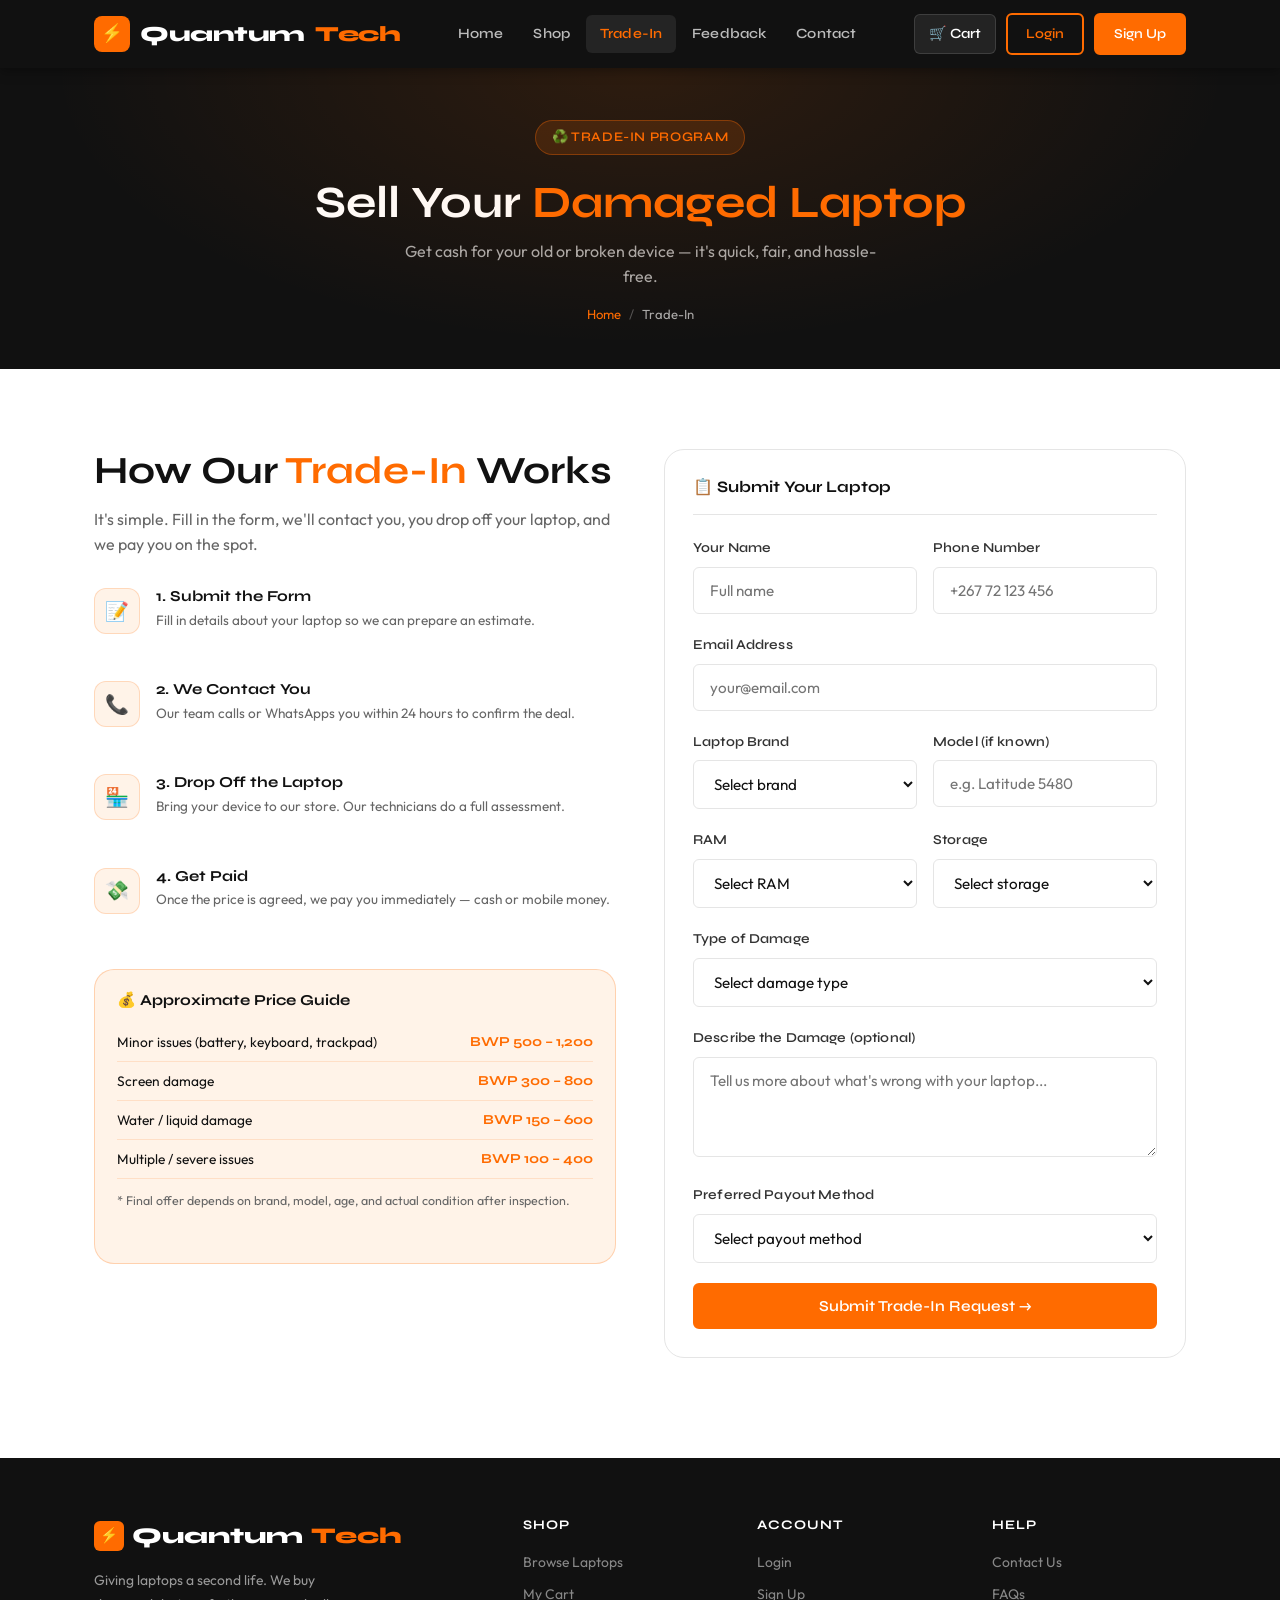
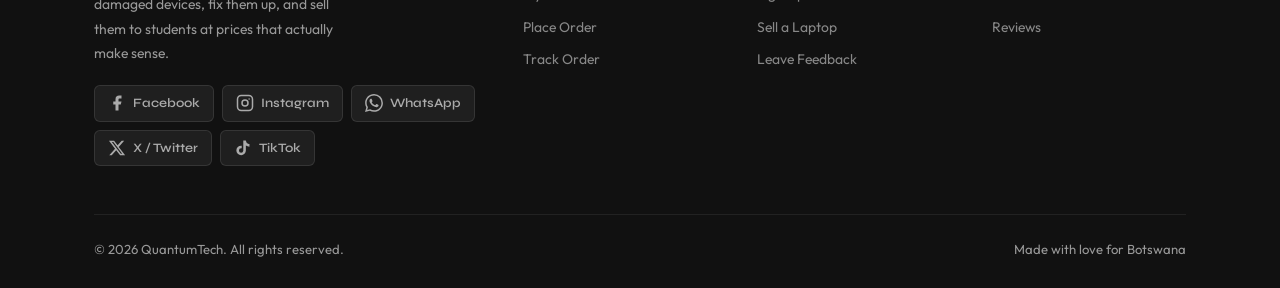
<file: trade.html>
<!DOCTYPE html>
<html lang="en">
<head>
  <meta charset="UTF-8" />
  <meta name="viewport" content="width=device-width, initial-scale=1.0" />
  <title>Trade-In — Quantum Tech</title>
  <link rel="stylesheet" href="styles.css" />
</head>
<body>

<main>

  <!-- Page header -->
  <div class="page-header">
    <div class="container">
      <div class="hero-badge" style="justify-content:center;">♻️ Trade-In Program</div>
      <h1>Sell Your <span class="text-orange">Damaged Laptop</span></h1>
      <p>Get cash for your old or broken device — it's quick, fair, and hassle-free.</p>
      <div class="breadcrumb">
        <a href="index.html">Home</a>
        <span class="sep">/</span>
        <span>Trade-In</span>
      </div>
    </div>
  </div>

  <section class="section">
    <div class="container">
      <div class="trade-layout">

        <!-- ── Left: Info ── -->
        <div class="trade-info-block">
          <h2>How Our <span class="text-orange">Trade-In</span> Works</h2>
          <p>It's simple. Fill in the form, we'll contact you, you drop off your laptop, and we pay you on the spot.</p>

          <div class="trade-step-list">
            <div class="trade-step-item">
              <div class="trade-step-icon-box">📝</div>
              <div>
                <h4>1. Submit the Form</h4>
                <p>Fill in details about your laptop so we can prepare an estimate.</p>
              </div>
            </div>
            <div class="trade-step-item">
              <div class="trade-step-icon-box">📞</div>
              <div>
                <h4>2. We Contact You</h4>
                <p>Our team calls or WhatsApps you within 24 hours to confirm the deal.</p>
              </div>
            </div>
            <div class="trade-step-item">
              <div class="trade-step-icon-box">🏪</div>
              <div>
                <h4>3. Drop Off the Laptop</h4>
                <p>Bring your device to our store. Our technicians do a full assessment.</p>
              </div>
            </div>
            <div class="trade-step-item">
              <div class="trade-step-icon-box">💸</div>
              <div>
                <h4>4. Get Paid</h4>
                <p>Once the price is agreed, we pay you immediately — cash or mobile money.</p>
              </div>
            </div>
          </div>

          <!-- Price guide -->
          <div class="price-guide-box">
            <h4>💰 Approximate Price Guide</h4>
            <div class="price-row">
              <span>Minor issues (battery, keyboard, trackpad)</span>
              <span class="pr-amount">BWP 500 – 1,200</span>
            </div>
            <div class="price-row">
              <span>Screen damage</span>
              <span class="pr-amount">BWP 300 – 800</span>
            </div>
            <div class="price-row">
              <span>Water / liquid damage</span>
              <span class="pr-amount">BWP 150 – 600</span>
            </div>
            <div class="price-row">
              <span>Multiple / severe issues</span>
              <span class="pr-amount">BWP 100 – 400</span>
            </div>
            <p style="font-size:0.78rem; color:var(--gray-mid); margin-top:12px;">
              * Final offer depends on brand, model, age, and actual condition after inspection.
            </p>
          </div>
        </div>

        <!-- ── Right: Form ── -->
        <div>
          <div class="checkout-card">
            <h3>📋 Submit Your Laptop</h3>

            <div id="tradeAlert"></div>

            <!-- Success message (hidden by default) -->
            <div id="tradeSuccess" style="display:none; text-align:center; padding:32px 10px;">
              <div style="font-size:3.5rem; margin-bottom:16px;">🎉</div>
              <h3 style="margin-bottom:10px;">Request Submitted!</h3>
              <p class="text-muted" style="margin-bottom:6px;">
                Your trade-in request has been received.
              </p>
              <div id="tradeRefId" style="font-family:var(--font-heading); font-weight:700; color:var(--orange); font-size:1.05rem; margin:14px 0;"></div>
              <p class="text-muted" style="margin-bottom:24px;">
                We'll contact you at your phone number within 24 hours.
              </p>
              <a href="index.html" class="btn btn-primary">Back to Home</a>
            </div>

            <!-- Form (hidden after submission) -->
            <div id="tradeFormFields">
              <!-- Contact info -->
              <div class="form-row">
                <div class="form-group">
                  <label for="tradeName">Your Name</label>
                  <input type="text" id="tradeName" placeholder="Full name" oninput="clearFieldError('tradeName')" />
                  <span class="field-error">Required.</span>
                </div>
                <div class="form-group">
                  <label for="tradePhone">Phone Number</label>
                  <input type="tel" id="tradePhone" placeholder="+267 72 123 456" oninput="clearFieldError('tradePhone')" />
                  <span class="field-error">Required.</span>
                </div>
              </div>
              <div class="form-group">
                <label for="tradeEmail">Email Address</label>
                <input type="email" id="tradeEmail" placeholder="your@email.com" oninput="clearFieldError('tradeEmail')" />
                <span class="field-error">Enter a valid email.</span>
              </div>

              <!-- Laptop details -->
              <div class="form-row">
                <div class="form-group">
                  <label for="tradeBrand">Laptop Brand</label>
                  <select id="tradeBrand" oninput="clearFieldError('tradeBrand')">
                    <option value="">Select brand</option>
                    <option>Dell</option>
                    <option>HP</option>
                    <option>Lenovo</option>
                    <option>Acer</option>
                    <option>Asus</option>
                    <option>Toshiba</option>
                    <option>Apple (MacBook)</option>
                    <option>Samsung</option>
                    <option>Other</option>
                  </select>
                  <span class="field-error">Please select a brand.</span>
                </div>
                <div class="form-group">
                  <label for="tradeModel">Model (if known)</label>
                  <input type="text" id="tradeModel" placeholder="e.g. Latitude 5480" />
                </div>
              </div>

              <div class="form-row">
                <div class="form-group">
                  <label for="tradeRam">RAM</label>
                  <select id="tradeRam">
                    <option value="">Select RAM</option>
                    <option>2GB</option>
                    <option>4GB</option>
                    <option>8GB</option>
                    <option>16GB</option>
                    <option>32GB</option>
                    <option>Don't know</option>
                  </select>
                </div>
                <div class="form-group">
                  <label for="tradeStorage">Storage</label>
                  <select id="tradeStorage">
                    <option value="">Select storage</option>
                    <option>128GB SSD</option>
                    <option>256GB SSD</option>
                    <option>512GB SSD</option>
                    <option>500GB HDD</option>
                    <option>1TB HDD</option>
                    <option>Don't know</option>
                  </select>
                </div>
              </div>

              <div class="form-group">
                <label for="tradeDamage">Type of Damage</label>
                <select id="tradeDamage" oninput="clearFieldError('tradeDamage')">
                  <option value="">Select damage type</option>
                  <option value="screen">Cracked / broken screen</option>
                  <option value="battery">Battery not charging or dead</option>
                  <option value="keyboard">Keyboard or trackpad damage</option>
                  <option value="water">Water / liquid damage</option>
                  <option value="power">Won't power on</option>
                  <option value="slow">Very slow / software issues</option>
                  <option value="multiple">Multiple issues</option>
                  <option value="other">Other</option>
                </select>
                <span class="field-error">Please describe the damage type.</span>
              </div>

              <div class="form-group">
                <label for="tradeDesc">Describe the Damage (optional)</label>
                <textarea id="tradeDesc" placeholder="Tell us more about what's wrong with your laptop..."></textarea>
              </div>

              <div class="form-group">
                <label for="tradePayout">Preferred Payout Method</label>
                <select id="tradePayout" oninput="clearFieldError('tradePayout')">
                  <option value="">Select payout method</option>
                  <option value="orange">Orange Money</option>
                  <option value="myzaka">MyZaka (Mascom)</option>
                  <option value="bank">Bank Transfer</option>
                  <option value="cash">Cash in Store</option>
                </select>
                <span class="field-error">Please select a payout method.</span>
              </div>

              <button class="btn btn-primary btn-full" onclick="handleTradeSubmit()">
                Submit Trade-In Request →
              </button>
            </div>

          </div>
        </div>

      </div>
    </div>
  </section>

</main>

<script src="script.js"></script>
<script>
  buildNav("trade");
  buildFooter();

  // Pre-fill if logged in
  const session = getSession();
  if (session) {
    document.getElementById("tradeName").value  = session.name  || "";
    document.getElementById("tradeEmail").value = session.email || "";
  }

  function handleTradeSubmit() {
    const name    = document.getElementById("tradeName").value.trim();
    const phone   = document.getElementById("tradePhone").value.trim();
    const email   = document.getElementById("tradeEmail").value.trim();
    const brand   = document.getElementById("tradeBrand").value;
    const model   = document.getElementById("tradeModel").value.trim();
    const ram     = document.getElementById("tradeRam").value;
    const storage = document.getElementById("tradeStorage").value;
    const damage  = document.getElementById("tradeDamage").value;
    const desc    = document.getElementById("tradeDesc").value.trim();
    const payout  = document.getElementById("tradePayout").value;

    let valid = true;

    if (!name)   { showFieldError("tradeName",   "Required.");              valid = false; }
    if (!phone)  { showFieldError("tradePhone",  "Required.");              valid = false; }
    if (!email || !email.includes("@")) { showFieldError("tradeEmail", "Valid email required."); valid = false; }
    if (!brand)  { showFieldError("tradeBrand",  "Please select a brand."); valid = false; }
    if (!damage) { showFieldError("tradeDamage", "Please describe the damage."); valid = false; }
    if (!payout) { showFieldError("tradePayout", "Please select a payout method."); valid = false; }

    if (!valid) {
      showAlert("tradeAlert", "⚠️ Please fill in all required fields.", "danger");
      return;
    }

    // Save trade request to localStorage
    const tradeId  = generateId("TR");
    const requests = lsGet(STORAGE.TRADE, []);

    requests.push({
      id:      tradeId,
      date:    new Date().toLocaleDateString("en-BW"),
      name, phone, email, brand, model, ram, storage, damage, desc, payout
    });

    lsSet(STORAGE.TRADE, requests);

    // Show success state
    document.getElementById("tradeFormFields").style.display = "none";
    document.getElementById("tradeSuccess").style.display    = "block";
    document.getElementById("tradeAlert").innerHTML          = "";
    document.getElementById("tradeRefId").textContent        = "Reference: " + tradeId;

    showToast("Trade-in request submitted! We'll be in touch. 📞", "success");
  }
</script>

</body>
</html>
</file>
<file: styles.css>
/* ============================================================
   QUANTUM TECH — styles.css
   Color Palette: Orange (#FF6B00), Black (#111111), White (#FFFFFF)
   ============================================================ */

/* ── Google Fonts ─────────────────────────────────────────── */
@import url('https://fonts.googleapis.com/css2?family=Syne:wght@400;600;700;800&family=Outfit:wght@300;400;500;600&display=swap');

/* ── CSS Custom Properties (Variables) ──────────────────────
   These make it easy to update colors site-wide.
   Change one line here and the whole site updates.          */
:root {
  --orange:      #FF6B00;
  --orange-dark: #D95A00;
  --orange-pale: #FFF3E8;
  --black:       #111111;
  --gray-dark:   #333333;
  --gray-mid:    #666666;
  --gray-light:  #AAAAAA;
  --gray-bg:     #F5F5F5;
  --white:       #FFFFFF;
  --success:     #22C55E;
  --danger:      #EF4444;
  --warning:     #F59E0B;
  --border:      #E5E5E5;

  --font-heading: 'Syne', sans-serif;
  --font-body:    'Outfit', sans-serif;

  --radius-sm:  6px;
  --radius:     12px;
  --radius-lg:  20px;
  --shadow-sm:  0 2px 8px rgba(0,0,0,0.08);
  --shadow:     0 4px 24px rgba(0,0,0,0.10);
  --shadow-lg:  0 8px 40px rgba(0,0,0,0.14);
  --shadow-orange: 0 4px 20px rgba(255,107,0,0.30);
  --transition: 0.22s ease;
  --nav-height: 68px;
}

/* ── Reset & Base ────────────────────────────────────────── */
*, *::before, *::after {
  box-sizing: border-box;
  margin: 0;
  padding: 0;
}

html {
  scroll-behavior: smooth;
  font-size: 16px;
}

body {
  font-family: var(--font-body);
  color: var(--black);
  background: var(--white);
  line-height: 1.6;
  min-height: 100vh;
  display: flex;
  flex-direction: column;
}

main { flex: 1; }

a { text-decoration: none; color: inherit; }
ul { list-style: none; }
img { max-width: 100%; display: block; }
button, input, select, textarea { font-family: var(--font-body); }

/* ── Typography ──────────────────────────────────────────── */
h1, h2, h3, h4, h5 {
  font-family: var(--font-heading);
  line-height: 1.15;
  font-weight: 700;
}

h1 { font-size: clamp(2.2rem, 5vw, 3.8rem); }
h2 { font-size: clamp(1.6rem, 3vw, 2.4rem); }
h3 { font-size: 1.25rem; }
h4 { font-size: 1.05rem; }

/* ── Layout Utilities ────────────────────────────────────── */
.container {
  max-width: 1140px;
  margin: 0 auto;
  padding: 0 24px;
}

.section { padding: 80px 0; }
.section-sm { padding: 48px 0; }
.section-dark { background: var(--black); color: var(--white); }
.section-gray { background: var(--gray-bg); }
.section-orange { background: var(--orange); color: var(--white); }

.text-center  { text-align: center; }
.text-orange  { color: var(--orange); }
.text-muted   { color: var(--gray-mid); }
.text-small   { font-size: 0.875rem; }

.flex         { display: flex; }
.flex-center  { display: flex; align-items: center; justify-content: center; }
.flex-between { display: flex; align-items: center; justify-content: space-between; }
.gap-sm       { gap: 8px; }
.gap-md       { gap: 16px; }
.gap-lg       { gap: 24px; }
.mt-sm        { margin-top: 8px; }
.mt-md        { margin-top: 16px; }
.mt-lg        { margin-top: 32px; }
.mb-sm        { margin-bottom: 8px; }
.mb-md        { margin-bottom: 16px; }

/* ── Section Heading Block ───────────────────────────────── */
.section-heading {
  text-align: center;
  margin-bottom: 56px;
}
.section-heading h2 { margin-bottom: 14px; }
.section-heading p  { color: var(--gray-mid); max-width: 540px; margin: 0 auto; }
.section-dark .section-heading p { color: var(--gray-light); }

.heading-line {
  display: inline-block;
  width: 48px;
  height: 4px;
  background: var(--orange);
  border-radius: 2px;
  margin: 16px auto 20px;
  display: block;
}

/* ── Buttons ─────────────────────────────────────────────── */
.btn {
  display: inline-flex;
  align-items: center;
  gap: 8px;
  padding: 12px 26px;
  border-radius: var(--radius-sm);
  font-family: var(--font-heading);
  font-weight: 600;
  font-size: 0.95rem;
  cursor: pointer;
  border: 2px solid transparent;
  transition: var(--transition);
  white-space: nowrap;
  text-align: center;
  justify-content: center;
}

.btn-primary {
  background: var(--orange);
  color: var(--white);
  border-color: var(--orange);
}
.btn-primary:hover {
  background: var(--orange-dark);
  border-color: var(--orange-dark);
  transform: translateY(-2px);
  box-shadow: var(--shadow-orange);
}

.btn-outline {
  background: transparent;
  color: var(--orange);
  border-color: var(--orange);
}
.btn-outline:hover {
  background: var(--orange);
  color: var(--white);
  transform: translateY(-2px);
}

.btn-dark {
  background: var(--black);
  color: var(--white);
  border-color: var(--black);
}
.btn-dark:hover {
  background: var(--gray-dark);
  transform: translateY(-2px);
}

.btn-white {
  background: var(--white);
  color: var(--orange);
  border-color: var(--white);
}
.btn-white:hover {
  background: var(--orange-pale);
  transform: translateY(-2px);
}

.btn-sm   { padding: 8px 18px; font-size: 0.85rem; }
.btn-lg   { padding: 16px 36px; font-size: 1.05rem; }
.btn-full { width: 100%; }

.btn:disabled {
  opacity: 0.5;
  cursor: not-allowed;
  transform: none !important;
}

/* ── Navigation Bar ──────────────────────────────────────── */
.navbar {
  position: sticky;
  top: 0;
  z-index: 1000;
  background: var(--black);
  height: var(--nav-height);
  box-shadow: 0 2px 12px rgba(0,0,0,0.4);
}

.nav-inner {
  height: var(--nav-height);
  display: flex;
  align-items: center;
  justify-content: space-between;
  gap: 20px;
}

/* Logo */
.nav-logo {
  display: flex;
  align-items: center;
  gap: 10px;
  font-family: var(--font-heading);
  font-size: 1.35rem;
  font-weight: 800;
  color: var(--white);
  flex-shrink: 0;
  letter-spacing: -0.02em;
}
.nav-logo .logo-box {
  width: 36px;
  height: 36px;
  background: var(--orange);
  border-radius: 8px;
  display: flex;
  align-items: center;
  justify-content: center;
  font-size: 1.1rem;
}
.nav-logo span { color: var(--orange); }

/* Desktop Links */
.nav-links {
  display: flex;
  align-items: center;
  gap: 2px;
}
.nav-links a {
  color: #BBBBBB;
  font-family: var(--font-heading);
  font-size: 0.88rem;
  font-weight: 600;
  padding: 8px 14px;
  border-radius: var(--radius-sm);
  transition: var(--transition);
  letter-spacing: 0.01em;
}
.nav-links a:hover,
.nav-links a.active {
  color: var(--white);
  background: rgba(255,255,255,0.08);
}
.nav-links a.active { color: var(--orange); }

/* Nav Actions (cart + login) */
.nav-actions {
  display: flex;
  align-items: center;
  gap: 10px;
  flex-shrink: 0;
}

.cart-icon-btn {
  position: relative;
  background: rgba(255,255,255,0.08);
  border: 1px solid rgba(255,255,255,0.12);
  color: var(--white);
  padding: 8px 14px;
  border-radius: var(--radius-sm);
  cursor: pointer;
  font-size: 1rem;
  transition: var(--transition);
  display: flex;
  align-items: center;
  gap: 6px;
  font-family: var(--font-heading);
  font-weight: 600;
  font-size: 0.88rem;
  text-decoration: none;
}
.cart-icon-btn:hover { background: var(--orange); border-color: var(--orange); }

.cart-badge {
  position: absolute;
  top: -7px;
  right: -7px;
  background: var(--orange);
  color: var(--white);
  font-size: 0.65rem;
  font-weight: 700;
  width: 19px;
  height: 19px;
  border-radius: 50%;
  display: flex;
  align-items: center;
  justify-content: center;
  border: 2px solid var(--black);
}
.cart-badge.hidden { display: none; }

.nav-user-btn {
  background: none;
  border: none;
  color: #BBBBBB;
  cursor: pointer;
  font-family: var(--font-heading);
  font-weight: 600;
  font-size: 0.88rem;
  padding: 8px 14px;
  border-radius: var(--radius-sm);
  transition: var(--transition);
  display: flex;
  align-items: center;
  gap: 6px;
}
.nav-user-btn:hover { color: var(--orange); background: rgba(255,255,255,0.05); }

/* Hamburger (mobile) */
.hamburger {
  display: none;
  flex-direction: column;
  gap: 5px;
  cursor: pointer;
  background: none;
  border: none;
  padding: 4px;
  flex-shrink: 0;
}
.hamburger span {
  display: block;
  width: 24px;
  height: 2px;
  background: var(--white);
  border-radius: 2px;
  transition: var(--transition);
}
.hamburger.open span:nth-child(1) { transform: rotate(45deg) translate(5px, 5px); }
.hamburger.open span:nth-child(2) { opacity: 0; width: 0; }
.hamburger.open span:nth-child(3) { transform: rotate(-45deg) translate(5px, -5px); }

/* Mobile dropdown menu */
.mobile-menu {
  display: none;
  background: #1A1A1A;
  border-top: 1px solid rgba(255,255,255,0.07);
  padding: 12px 0;
}
.mobile-menu.open { display: block; }
.mobile-menu a {
  display: flex;
  align-items: center;
  gap: 10px;
  color: #CCCCCC;
  font-family: var(--font-heading);
  font-size: 0.95rem;
  font-weight: 600;
  padding: 12px 24px;
  border-left: 3px solid transparent;
  transition: var(--transition);
}
.mobile-menu a:hover,
.mobile-menu a.active {
  color: var(--orange);
  border-left-color: var(--orange);
  background: rgba(255,107,0,0.06);
}

/* ── Toast / Notification Popup ──────────────────────────── */
.toast-container {
  position: fixed;
  bottom: 24px;
  right: 24px;
  z-index: 9999;
  display: flex;
  flex-direction: column;
  gap: 10px;
  pointer-events: none;
}

.toast {
  display: flex;
  align-items: center;
  gap: 12px;
  background: var(--black);
  color: var(--white);
  padding: 14px 18px;
  border-radius: var(--radius);
  border-left: 4px solid var(--orange);
  box-shadow: var(--shadow-lg);
  font-size: 0.9rem;
  max-width: 340px;
  min-width: 260px;
  pointer-events: auto;
  transform: translateX(110%);
  opacity: 0;
  transition: transform 0.35s cubic-bezier(0.34, 1.56, 0.64, 1), opacity 0.25s ease;
}
.toast.show    { transform: translateX(0); opacity: 1; }
.toast.success { border-color: var(--success); }
.toast.error   { border-color: var(--danger); }
.toast.warning { border-color: var(--warning); }

.toast-icon { font-size: 1.2rem; flex-shrink: 0; }
.toast-msg  { flex: 1; font-weight: 500; }
.toast-close {
  background: none;
  border: none;
  color: #888;
  cursor: pointer;
  font-size: 1rem;
  line-height: 1;
  padding: 0;
  flex-shrink: 0;
  transition: color var(--transition);
}
.toast-close:hover { color: var(--white); }

/* ── Page Header Banner ──────────────────────────────────── */
.page-header {
  background: var(--black);
  padding: 52px 0 44px;
  text-align: center;
  position: relative;
  overflow: hidden;
}
.page-header::before {
  content: '';
  position: absolute;
  inset: 0;
  background: radial-gradient(ellipse at 50% 0%, rgba(255,107,0,0.12) 0%, transparent 65%);
  pointer-events: none;
}
.page-header h1 { color: var(--white); font-size: clamp(1.8rem, 4vw, 2.8rem); }
.page-header p  { color: var(--gray-light); margin-top: 10px; max-width: 500px; margin-inline: auto; }

.breadcrumb {
  display: flex;
  justify-content: center;
  align-items: center;
  gap: 8px;
  font-size: 0.82rem;
  color: var(--gray-light);
  margin-top: 14px;
}
.breadcrumb a { color: var(--orange); }
.breadcrumb .sep { color: #555; }

/* ── Alert Boxes ─────────────────────────────────────────── */
.alert {
  padding: 14px 18px;
  border-radius: var(--radius-sm);
  font-size: 0.9rem;
  margin-bottom: 18px;
  display: flex;
  align-items: flex-start;
  gap: 10px;
  border: 1px solid transparent;
}
.alert-success { background: #F0FDF4; color: #166534; border-color: #BBF7D0; }
.alert-danger  { background: #FEF2F2; color: #991B1B; border-color: #FECACA; }
.alert-info    { background: #EFF6FF; color: #1E40AF; border-color: #BFDBFE; }
.alert-orange  { background: var(--orange-pale); color: var(--orange-dark); border-color: #FDDCB5; }

/* ── Form Styles ─────────────────────────────────────────── */
.form-group {
  margin-bottom: 20px;
}
.form-group label {
  display: block;
  font-family: var(--font-heading);
  font-size: 0.85rem;
  font-weight: 600;
  color: var(--gray-dark);
  margin-bottom: 8px;
  letter-spacing: 0.01em;
}
.form-group input,
.form-group select,
.form-group textarea {
  width: 100%;
  padding: 13px 16px;
  border: 1.5px solid var(--border);
  border-radius: var(--radius-sm);
  font-size: 0.95rem;
  color: var(--black);
  background: var(--white);
  transition: var(--transition);
  outline: none;
}
.form-group input:focus,
.form-group select:focus,
.form-group textarea:focus {
  border-color: var(--orange);
  box-shadow: 0 0 0 3px rgba(255,107,0,0.12);
}
.form-group textarea { resize: vertical; min-height: 100px; }
.form-group .field-error {
  display: none;
  font-size: 0.8rem;
  color: var(--danger);
  margin-top: 5px;
}
.form-group.has-error input,
.form-group.has-error select,
.form-group.has-error textarea {
  border-color: var(--danger);
}
.form-group.has-error .field-error { display: block; }

.form-row {
  display: grid;
  grid-template-columns: 1fr 1fr;
  gap: 16px;
}

/* Auth Card (login / signup) */
.auth-page {
  background: var(--gray-bg);
  padding: 60px 24px;
  min-height: calc(100vh - var(--nav-height));
  display: flex;
  align-items: center;
  justify-content: center;
}
.auth-card {
  background: var(--white);
  border-radius: var(--radius-lg);
  padding: 44px 40px;
  width: 100%;
  max-width: 460px;
  box-shadow: var(--shadow-lg);
}
.auth-card-header {
  text-align: center;
  margin-bottom: 32px;
}
.auth-card-header .auth-icon {
  width: 60px;
  height: 60px;
  background: var(--orange-pale);
  border-radius: 50%;
  display: flex;
  align-items: center;
  justify-content: center;
  font-size: 1.6rem;
  margin: 0 auto 16px;
}
.auth-card-header h2 { font-size: 1.7rem; }
.auth-card-header p  { color: var(--gray-mid); font-size: 0.9rem; margin-top: 6px; }

.auth-footer {
  text-align: center;
  font-size: 0.88rem;
  color: var(--gray-mid);
  margin-top: 22px;
}
.auth-footer a { color: var(--orange); font-weight: 600; }

/* ── Hero Section ─────────────────────────────────────────── */
.hero {
  background: var(--black);
  color: var(--white);
  padding: 100px 0 80px;
  position: relative;
  overflow: hidden;
}

/* Decorative glow orbs */
.hero::before {
  content: '';
  position: absolute;
  top: -140px;
  right: -140px;
  width: 560px;
  height: 560px;
  background: radial-gradient(circle, rgba(255,107,0,0.18) 0%, transparent 65%);
  pointer-events: none;
}
.hero::after {
  content: '';
  position: absolute;
  bottom: -100px;
  left: -80px;
  width: 400px;
  height: 400px;
  background: radial-gradient(circle, rgba(255,107,0,0.08) 0%, transparent 65%);
  pointer-events: none;
}

.hero-grid {
  display: grid;
  grid-template-columns: 1fr 1fr;
  gap: 60px;
  align-items: center;
  position: relative;
  z-index: 1;
}

.hero-badge {
  display: inline-flex;
  align-items: center;
  gap: 8px;
  background: rgba(255,107,0,0.15);
  color: var(--orange);
  border: 1px solid rgba(255,107,0,0.35);
  border-radius: 100px;
  padding: 6px 16px;
  font-size: 0.82rem;
  font-weight: 600;
  letter-spacing: 0.05em;
  text-transform: uppercase;
  margin-bottom: 22px;
  font-family: var(--font-heading);
}

.hero-title {
  font-size: clamp(2.4rem, 5.5vw, 4rem);
  line-height: 1.08;
  margin-bottom: 20px;
  font-weight: 800;
}
.hero-title .accent { color: var(--orange); }

.hero-desc {
  color: var(--gray-light);
  font-size: 1.05rem;
  max-width: 440px;
  margin-bottom: 36px;
  line-height: 1.7;
}

.hero-buttons {
  display: flex;
  flex-wrap: wrap;
  gap: 14px;
}

/* Hero visual card */
.hero-card {
  background: #1C1C1C;
  border: 1px solid #2E2E2E;
  border-radius: var(--radius-lg);
  padding: 20px;
  text-align: center;
  position: relative;
  overflow: hidden;
}
.hero-card h3 { color: var(--white); font-size: 1.1rem; margin-bottom: 6px; }
.hero-card p  { color: var(--gray-light); font-size: 0.88rem; }
.hero-price-tag {
  display: inline-block;
  background: var(--orange);
  color: var(--white);
  font-family: var(--font-heading);
  font-size: 1.15rem;
  font-weight: 700;
  padding: 8px 22px;
  border-radius: 100px;
  margin-top: 14px;
}
.hero-card .ribbon {
  position: absolute;
  top: 16px;
  right: 16px;
  background: var(--success);
  color: var(--white);
  font-size: 0.7rem;
  font-weight: 700;
  padding: 4px 10px;
  border-radius: 100px;
  font-family: var(--font-heading);
  text-transform: uppercase;
  letter-spacing: 0.04em;
}

/* ── Stats Bar ────────────────────────────────────────────── */
.stats-bar {
  background: var(--orange);
  padding: 28px 0;
}
.stats-grid {
  display: grid;
  grid-template-columns: repeat(4, 1fr);
  gap: 20px;
  text-align: center;
}
.stat-item { color: var(--white); }
.stat-item .num {
  font-family: var(--font-heading);
  font-size: 2.2rem;
  font-weight: 800;
  line-height: 1;
  display: block;
  margin-bottom: 4px;
}
.stat-item .lbl { font-size: 0.85rem; opacity: 0.88; }

/* ── How It Works Steps ───────────────────────────────────── */
.steps-row {
  display: grid;
  grid-template-columns: repeat(4, 1fr);
  gap: 28px;
  position: relative;
}
/* Dashed connector line */
.steps-row::before {
  content: '';
  position: absolute;
  top: 36px;
  left: 12%;
  right: 12%;
  height: 2px;
  border-top: 2px dashed rgba(255,107,0,0.3);
  z-index: 0;
}
.step-card {
  text-align: center;
  padding: 10px;
  position: relative;
  z-index: 1;
}
.step-number-badge {
  width: 72px;
  height: 72px;
  border-radius: 50%;
  background: var(--orange-pale);
  border: 2px solid rgba(255,107,0,0.25);
  display: flex;
  align-items: center;
  justify-content: center;
  font-size: 2rem;
  margin: 0 auto 18px;
  transition: var(--transition);
}
.step-card:hover .step-number-badge {
  background: var(--orange);
  border-color: var(--orange);
  transform: scale(1.08);
}
.step-card h3 { font-size: 1.05rem; margin-bottom: 8px; }
.step-card p  { color: var(--gray-mid); font-size: 0.88rem; line-height: 1.6; }
.section-dark .step-card h3 { color: var(--white); }
.section-dark .step-card p  { color: var(--gray-light); }
.section-dark .step-number-badge { background: rgba(255,107,0,0.15); }

/* ── Product Cards ────────────────────────────────────────── */
.products-grid {
  display: grid;
  grid-template-columns: repeat(auto-fill, minmax(270px, 1fr));
  gap: 24px;
}

.product-card {
  background: var(--white);
  border: 1.5px solid var(--border);
  border-radius: var(--radius-lg);
  overflow: hidden;
  display: flex;
  flex-direction: column;
  transition: var(--transition);
}
.product-card:hover {
  transform: translateY(-5px);
  border-color: rgba(255,107,0,0.35);
  box-shadow: var(--shadow-orange);
}

.product-image {
  background: var(--gray-bg);
  padding: 0;
  text-align: center;
  position: relative;
  height: 200px;
  overflow: hidden;
}

.product-image img {
  width: 100%;
  height: 100%;
  object-fit: cover;
  display: block;
  transition: transform 0.4s ease;
}

.product-card:hover .product-image img {
  transform: scale(1.05);
}

.product-condition-badge {
  position: absolute;
  top: 12px;
  left: 12px;
  font-size: 0.72rem;
  font-weight: 700;
  font-family: var(--font-heading);
  padding: 4px 10px;
  border-radius: 100px;
  text-transform: uppercase;
  letter-spacing: 0.04em;
}
.badge-excellent { background: #D1FAE5; color: #065F46; }
.badge-good      { background: #FEF3C7; color: #92400E; }
.badge-fair      { background: #FEE2E2; color: #991B1B; }

.product-info {
  padding: 20px;
  flex: 1;
  display: flex;
  flex-direction: column;
}
.product-name {
  font-family: var(--font-heading);
  font-weight: 700;
  font-size: 1.05rem;
  margin-bottom: 8px;
}
.product-specs {
  display: flex;
  flex-direction: column;
  gap: 3px;
  margin-bottom: 14px;
  flex: 1;
}
.product-specs span {
  font-size: 0.82rem;
  color: var(--gray-mid);
}
.product-specs span::before { content: '• '; color: var(--orange); }

.product-pricing {
  margin-bottom: 16px;
}
.product-price {
  font-family: var(--font-heading);
  font-size: 1.5rem;
  font-weight: 800;
  color: var(--orange);
  line-height: 1;
}
.product-original-price {
  font-size: 0.82rem;
  color: var(--gray-light);
  text-decoration: line-through;
  margin-top: 3px;
}
.product-save {
  font-size: 0.78rem;
  font-weight: 600;
  color: var(--success);
}

.product-actions {
  display: flex;
  gap: 8px;
}

/* Stock indicator */
.stock-bar-wrap {
  margin-bottom: 12px;
}
.stock-label {
  font-size: 0.78rem;
  color: var(--gray-mid);
  margin-bottom: 4px;
  display: flex;
  justify-content: space-between;
}
.stock-bar {
  height: 4px;
  background: var(--border);
  border-radius: 2px;
  overflow: hidden;
}
.stock-fill {
  height: 100%;
  background: var(--orange);
  border-radius: 2px;
}

/* ── Filter Bar ───────────────────────────────────────────── */
.filter-section {
  background: var(--white);
  border-bottom: 1.5px solid var(--border);
  padding: 18px 0;
  position: sticky;
  top: var(--nav-height);
  z-index: 99;
}
.filter-inner {
  display: flex;
  align-items: center;
  gap: 14px;
  flex-wrap: wrap;
}
.filter-label {
  font-family: var(--font-heading);
  font-weight: 600;
  font-size: 0.85rem;
  color: var(--gray-mid);
  flex-shrink: 0;
}
.filter-chips {
  display: flex;
  gap: 8px;
  flex-wrap: wrap;
  flex: 1;
}
.chip {
  padding: 6px 16px;
  border-radius: 100px;
  border: 1.5px solid var(--border);
  background: var(--white);
  font-size: 0.82rem;
  font-family: var(--font-heading);
  font-weight: 600;
  cursor: pointer;
  transition: var(--transition);
  color: var(--gray-dark);
}
.chip:hover { border-color: var(--orange); color: var(--orange); }
.chip.active {
  background: var(--orange);
  border-color: var(--orange);
  color: var(--white);
}

.search-input-wrap {
  position: relative;
  margin-left: auto;
}
.search-input-wrap input {
  padding: 9px 16px 9px 38px;
  border: 1.5px solid var(--border);
  border-radius: 100px;
  font-size: 0.88rem;
  width: 220px;
  transition: var(--transition);
  outline: none;
  font-family: var(--font-body);
}
.search-input-wrap input:focus { border-color: var(--orange); }
.search-input-wrap .search-icon {
  position: absolute;
  left: 13px;
  top: 50%;
  transform: translateY(-50%);
  color: var(--gray-light);
  font-size: 0.9rem;
  pointer-events: none;
}

/* ── Cart Page ────────────────────────────────────────────── */
.cart-layout {
  display: grid;
  grid-template-columns: 1fr 360px;
  gap: 28px;
  align-items: start;
}

.cart-table-wrap {
  background: var(--white);
  border: 1.5px solid var(--border);
  border-radius: var(--radius-lg);
  overflow: hidden;
}

.cart-table {
  width: 100%;
  border-collapse: collapse;
}
.cart-table th {
  background: var(--gray-bg);
  font-family: var(--font-heading);
  font-size: 0.78rem;
  font-weight: 700;
  text-transform: uppercase;
  letter-spacing: 0.06em;
  color: var(--gray-mid);
  padding: 14px 20px;
  text-align: left;
}
.cart-table td {
  padding: 18px 20px;
  border-top: 1.5px solid var(--border);
  vertical-align: middle;
}

.cart-item-info {
  display: flex;
  align-items: center;
  gap: 14px;
}
.cart-item-emoji { font-size: 2.2rem; flex-shrink: 0; }
.cart-item-name  { font-family: var(--font-heading); font-weight: 600; font-size: 0.95rem; }
.cart-item-spec  { font-size: 0.8rem; color: var(--gray-mid); margin-top: 3px; }

/* Quantity control */
.qty-control {
  display: flex;
  align-items: center;
  gap: 8px;
}
.qty-btn {
  width: 32px;
  height: 32px;
  border-radius: var(--radius-sm);
  border: 1.5px solid var(--border);
  background: var(--white);
  cursor: pointer;
  font-size: 1rem;
  font-weight: 700;
  display: flex;
  align-items: center;
  justify-content: center;
  transition: var(--transition);
  color: var(--black);
}
.qty-btn:hover {
  border-color: var(--orange);
  background: var(--orange);
  color: var(--white);
}
.qty-val {
  font-family: var(--font-heading);
  font-weight: 700;
  min-width: 24px;
  text-align: center;
  font-size: 0.95rem;
}

.remove-btn {
  background: none;
  border: none;
  color: var(--gray-light);
  cursor: pointer;
  font-size: 1.1rem;
  padding: 4px;
  border-radius: var(--radius-sm);
  transition: var(--transition);
}
.remove-btn:hover { color: var(--danger); background: #FEF2F2; }

/* Cart Summary Box */
.cart-summary-box {
  background: var(--white);
  border: 1.5px solid var(--border);
  border-radius: var(--radius-lg);
  padding: 26px;
  position: sticky;
  top: calc(var(--nav-height) + 16px);
}
.cart-summary-box h3 {
  font-size: 1.05rem;
  padding-bottom: 16px;
  border-bottom: 1.5px solid var(--border);
  margin-bottom: 18px;
}
.summary-line {
  display: flex;
  justify-content: space-between;
  align-items: center;
  font-size: 0.9rem;
  margin-bottom: 12px;
  color: var(--gray-dark);
}
.summary-line.total {
  font-family: var(--font-heading);
  font-weight: 700;
  font-size: 1.1rem;
  color: var(--black);
  border-top: 1.5px solid var(--border);
  padding-top: 14px;
  margin-top: 4px;
}
.summary-line.total span:last-child { color: var(--orange); }

/* Empty state */
.empty-state {
  text-align: center;
  padding: 72px 24px;
}
.empty-state .empty-icon { font-size: 4rem; margin-bottom: 18px; display: block; }
.empty-state h3 { font-size: 1.3rem; margin-bottom: 10px; }
.empty-state p { color: var(--gray-mid); margin-bottom: 28px; }

/* ── Order / Checkout ─────────────────────────────────────── */
.checkout-layout {
  display: grid;
  grid-template-columns: 1fr 360px;
  gap: 28px;
  align-items: start;
}

.checkout-card {
  background: var(--white);
  border: 1.5px solid var(--border);
  border-radius: var(--radius-lg);
  padding: 28px;
  margin-bottom: 20px;
}
.checkout-card h3 {
  font-size: 1rem;
  display: flex;
  align-items: center;
  gap: 8px;
  padding-bottom: 18px;
  border-bottom: 1.5px solid var(--border);
  margin-bottom: 22px;
  font-family: var(--font-heading);
}

.payment-options {
  display: flex;
  flex-direction: column;
  gap: 10px;
}
.payment-option {
  display: flex;
  align-items: center;
  gap: 12px;
  padding: 14px 16px;
  border: 1.5px solid var(--border);
  border-radius: var(--radius-sm);
  cursor: pointer;
  transition: var(--transition);
}
.payment-option input[type="radio"] {
  accent-color: var(--orange);
  width: 16px;
  height: 16px;
  flex-shrink: 0;
}
.payment-option:has(input:checked) {
  border-color: var(--orange);
  background: var(--orange-pale);
}
.payment-option .pm-label { font-weight: 500; font-size: 0.9rem; }

/* ── Order Confirmation ───────────────────────────────────── */
.confirm-page-wrap {
  text-align: center;
  padding: 80px 24px;
}
.confirm-icon {
  width: 90px;
  height: 90px;
  background: #D1FAE5;
  border-radius: 50%;
  display: flex;
  align-items: center;
  justify-content: center;
  font-size: 2.5rem;
  margin: 0 auto 24px;
  animation: popIn 0.5s cubic-bezier(0.34, 1.56, 0.64, 1) both;
}
@keyframes popIn {
  from { transform: scale(0.3); opacity: 0; }
  to   { transform: scale(1);   opacity: 1; }
}
.confirm-order-id {
  background: var(--gray-bg);
  border-radius: var(--radius);
  padding: 16px 24px;
  font-family: var(--font-heading);
  font-size: 1.1rem;
  font-weight: 700;
  margin: 24px auto;
  max-width: 440px;
  text-align: center;
}
.confirm-order-id span { color: var(--orange); }

.confirm-details {
  background: var(--white);
  border: 1.5px solid var(--border);
  border-radius: var(--radius-lg);
  padding: 28px;
  max-width: 540px;
  margin: 0 auto 28px;
  text-align: left;
}
.detail-row {
  display: flex;
  justify-content: space-between;
  align-items: center;
  padding: 10px 0;
  border-bottom: 1px solid var(--border);
  font-size: 0.9rem;
}
.detail-row:last-child { border-bottom: none; }
.detail-row .label { color: var(--gray-mid); }
.detail-row .value { font-weight: 600; font-family: var(--font-heading); }

/* ── Order Tracking ───────────────────────────────────────── */
.tracking-search-bar {
  background: var(--white);
  border: 1.5px solid var(--border);
  border-radius: var(--radius-lg);
  padding: 28px;
  margin-bottom: 28px;
}
.tracking-search-row {
  display: flex;
  gap: 10px;
}
.tracking-search-row input {
  flex: 1;
  padding: 13px 16px;
  border: 1.5px solid var(--border);
  border-radius: var(--radius-sm);
  font-size: 0.95rem;
  outline: none;
  transition: var(--transition);
}
.tracking-search-row input:focus { border-color: var(--orange); }

.tracking-steps-list {
  position: relative;
  padding-left: 48px;
}
/* Vertical line */
.tracking-steps-list::before {
  content: '';
  position: absolute;
  left: 16px;
  top: 20px;
  bottom: 20px;
  width: 2px;
  background: var(--border);
}

.tracking-step-item {
  position: relative;
  margin-bottom: 28px;
}
.tracking-step-item:last-child { margin-bottom: 0; }

.tracking-step-dot {
  position: absolute;
  left: -40px;
  top: 4px;
  width: 32px;
  height: 32px;
  border-radius: 50%;
  border: 2px solid var(--border);
  background: var(--white);
  display: flex;
  align-items: center;
  justify-content: center;
  font-size: 0.9rem;
  z-index: 1;
}
.tracking-step-dot.done   { background: var(--success); border-color: var(--success); color: var(--white); }
.tracking-step-dot.active { background: var(--orange);  border-color: var(--orange);  color: var(--white); }

.tracking-step-content h4 {
  font-size: 0.95rem;
  margin-bottom: 4px;
  color: var(--gray-dark);
}
.tracking-step-content h4.done-label   { color: var(--success); }
.tracking-step-content h4.active-label { color: var(--orange); }
.tracking-step-content p { font-size: 0.84rem; color: var(--gray-light); }

/* ── Trade-In Page ────────────────────────────────────────── */
.trade-layout {
  display: grid;
  grid-template-columns: 1fr 1fr;
  gap: 48px;
  align-items: start;
}
.trade-info-block h2 { margin-bottom: 14px; }
.trade-info-block p  { color: var(--gray-mid); margin-bottom: 30px; }

.trade-step-list { display: flex; flex-direction: column; gap: 20px; }
.trade-step-item {
  display: flex;
  gap: 16px;
  align-items: flex-start;
}
.trade-step-icon-box {
  width: 46px;
  height: 46px;
  flex-shrink: 0;
  background: var(--orange-pale);
  border-radius: var(--radius);
  display: flex;
  align-items: center;
  justify-content: center;
  font-size: 1.2rem;
  border: 1px solid rgba(255,107,0,0.2);
}
.trade-step-item h4 { font-size: 0.95rem; margin-bottom: 4px; }
.trade-step-item p  { font-size: 0.85rem; color: var(--gray-mid); }

.price-guide-box {
  background: var(--orange-pale);
  border: 1px solid rgba(255,107,0,0.25);
  border-radius: var(--radius-lg);
  padding: 22px;
  margin-top: 28px;
}
.price-guide-box h4 { margin-bottom: 14px; font-size: 0.95rem; }
.price-row {
  display: flex;
  justify-content: space-between;
  font-size: 0.86rem;
  padding: 8px 0;
  border-bottom: 1px solid rgba(255,107,0,0.15);
}
.price-row:last-child { border-bottom: none; }
.price-row .pr-amount { font-weight: 700; color: var(--orange); font-family: var(--font-heading); }

/* ── Feedback / Reviews ───────────────────────────────────── */
.star-rating {
  display: flex;
  gap: 6px;
  margin-bottom: 4px;
}
.star-btn {
  font-size: 1.8rem;
  cursor: pointer;
  background: none;
  border: none;
  transition: transform var(--transition);
  opacity: 0.3;
  line-height: 1;
}
.star-btn.lit { opacity: 1; }
.star-btn:hover { transform: scale(1.15); }

.review-card {
  background: var(--white);
  border: 1.5px solid var(--border);
  border-radius: var(--radius-lg);
  padding: 24px;
  transition: var(--transition);
}
.review-card:hover { box-shadow: var(--shadow); }
.review-header { display: flex; justify-content: space-between; align-items: flex-start; margin-bottom: 12px; }
.reviewer-name { font-family: var(--font-heading); font-weight: 700; font-size: 0.95rem; }
.review-date   { font-size: 0.78rem; color: var(--gray-light); margin-top: 3px; }
.review-stars  { font-size: 0.9rem; letter-spacing: 1px; }
.review-body   { font-size: 0.88rem; color: var(--gray-dark); line-height: 1.65; }

/* ── Contact Page ─────────────────────────────────────────── */
.contact-layout {
  display: grid;
  grid-template-columns: 1fr 1.2fr;
  gap: 52px;
  align-items: start;
}
.contact-info-item {
  display: flex;
  gap: 16px;
  align-items: flex-start;
  margin-bottom: 26px;
}
.contact-icon-box {
  width: 48px;
  height: 48px;
  background: var(--orange-pale);
  border-radius: var(--radius);
  display: flex;
  align-items: center;
  justify-content: center;
  font-size: 1.2rem;
  flex-shrink: 0;
  border: 1px solid rgba(255,107,0,0.2);
}
.contact-info-item h4 { font-size: 0.9rem; margin-bottom: 4px; }
.contact-info-item p  { font-size: 0.88rem; color: var(--gray-mid); }

.faq-item {
  border: 1.5px solid var(--border);
  border-radius: var(--radius);
  margin-bottom: 10px;
  overflow: hidden;
}
.faq-q {
  width: 100%;
  background: var(--white);
  border: none;
  padding: 18px 20px;
  text-align: left;
  font-family: var(--font-heading);
  font-weight: 600;
  font-size: 0.95rem;
  cursor: pointer;
  display: flex;
  justify-content: space-between;
  align-items: center;
  gap: 12px;
  transition: background var(--transition);
  color: var(--black);
}
.faq-q:hover { background: var(--gray-bg); }
.faq-q .faq-arrow { font-size: 1rem; transition: transform var(--transition); flex-shrink: 0; }
.faq-q.open .faq-arrow { transform: rotate(180deg); }
.faq-a {
  display: none;
  padding: 0 20px 18px;
  font-size: 0.88rem;
  color: var(--gray-mid);
  line-height: 1.7;
  background: var(--white);
}
.faq-a.open { display: block; }

/* ── Footer ───────────────────────────────────────────────── */
.footer {
  background: var(--black);
  color: #999;
  padding: 60px 0 28px;
  margin-top: auto;
}
.footer-grid {
  display: grid;
  grid-template-columns: 2fr 1fr 1fr 1fr;
  gap: 40px;
  margin-bottom: 48px;
}

.footer-brand {}
.footer-logo-text {
  font-family: var(--font-heading);
  font-size: 1.4rem;
  font-weight: 800;
  color: var(--white);
  display: flex;
  align-items: center;
  gap: 8px;
  margin-bottom: 14px;
}
.footer-logo-text span { color: var(--orange); }
.footer-brand p {
  font-size: 0.87rem;
  line-height: 1.75;
  max-width: 250px;
  margin-bottom: 20px;
}

/* ── Social media buttons ───────────────────────────────── */
.footer-social {
  display: flex;
  flex-wrap: wrap;
  gap: 8px;
}
.social-btn {
  display: inline-flex;
  align-items: center;
  gap: 7px;
  background: rgba(255,255,255,0.06);
  color: #AAA;
  border: 1px solid rgba(255,255,255,0.1);
  padding: 7px 13px;
  border-radius: var(--radius-sm);
  font-size: 0.8rem;
  font-family: var(--font-heading);
  font-weight: 600;
  transition: var(--transition);
  white-space: nowrap;
}
.social-btn:hover {
  background: var(--orange);
  color: var(--white);
  border-color: var(--orange);
  transform: translateY(-2px);
}
/* Individual brand accent colours on hover */
.social-btn[aria-label="Facebook"]:hover  { background: #1877F2; border-color: #1877F2; }
.social-btn[aria-label="Instagram"]:hover {
  background: linear-gradient(45deg, #f09433, #e6683c, #dc2743, #cc2366, #bc1888);
  border-color: #e6683c;
}
.social-btn[aria-label="WhatsApp"]:hover  { background: #25D366; border-color: #25D366; }
.social-btn[aria-label="X / Twitter"]:hover { background: #000; border-color: #555; }
.social-btn[aria-label="TikTok"]:hover    { background: #010101; border-color: #69C9D0; }

.footer-col h5 {
  font-family: var(--font-heading);
  font-size: 0.82rem;
  text-transform: uppercase;
  letter-spacing: 0.08em;
  color: var(--white);
  margin-bottom: 18px;
}
.footer-col a {
  display: block;
  font-size: 0.87rem;
  color: #888;
  margin-bottom: 10px;
  transition: color var(--transition);
}
.footer-col a:hover { color: var(--orange); }

.footer-bottom {
  border-top: 1px solid #222;
  padding-top: 24px;
  display: flex;
  justify-content: space-between;
  align-items: center;
  font-size: 0.82rem;
  flex-wrap: wrap;
  gap: 12px;
}
.footer-bottom a { color: var(--orange); }

/* ── Utility: Divider & Tags ─────────────────────────────── */
.divider-line {
  border: none;
  border-top: 1.5px solid var(--border);
  margin: 24px 0;
}

.tag {
  display: inline-block;
  padding: 4px 12px;
  border-radius: 100px;
  font-size: 0.76rem;
  font-weight: 600;
  font-family: var(--font-heading);
  text-transform: uppercase;
  letter-spacing: 0.04em;
}
.tag-orange  { background: var(--orange-pale); color: var(--orange); }
.tag-success { background: #D1FAE5; color: #065F46; }
.tag-gray    { background: var(--gray-bg); color: var(--gray-mid); }

/* ── FAQ on Contact ──────────────────────────────────────── */
.faq-section { margin-top: 60px; }

/* ── Value Propositions / Feature Grid ──────────────────── */
.feature-grid {
  display: grid;
  grid-template-columns: repeat(4, 1fr);
  gap: 28px;
}
.feature-card {
  text-align: center;
  padding: 32px 20px;
  border-radius: var(--radius-lg);
  border: 1.5px solid var(--border);
  background: var(--white);
  transition: var(--transition);
}
.feature-card:hover {
  border-color: rgba(255,107,0,0.4);
  box-shadow: var(--shadow);
  transform: translateY(-4px);
}
.feature-icon {
  font-size: 2.4rem;
  margin-bottom: 14px;
  display: block;
}
.feature-card h3 { font-size: 1rem; margin-bottom: 8px; }
.feature-card p  { font-size: 0.85rem; color: var(--gray-mid); line-height: 1.6; }
.section-dark .feature-card { background: #1C1C1C; border-color: #2E2E2E; }
.section-dark .feature-card h3 { color: var(--white); }

/* ── CTA Banner ──────────────────────────────────────────── */
.cta-banner {
  background: var(--black);
  color: var(--white);
  padding: 72px 0;
  text-align: center;
  position: relative;
  overflow: hidden;
}
.cta-banner::before {
  content: '';
  position: absolute;
  inset: 0;
  background: radial-gradient(ellipse at center, rgba(255,107,0,0.14) 0%, transparent 65%);
  pointer-events: none;
}
.cta-banner h2 { margin-bottom: 14px; }
.cta-banner p  { color: var(--gray-light); max-width: 500px; margin: 0 auto 32px; }

/* ── Responsive ──────────────────────────────────────────── */
@media (max-width: 960px) {
  /* Nav */
  .nav-links { display: none; }
  .hamburger  { display: flex; }

  /* Hero */
  .hero-grid { grid-template-columns: 1fr; }
  .hero-visual { display: none; }
  .hero { padding: 72px 0 60px; }

  /* Stats */
  .stats-grid { grid-template-columns: repeat(2, 1fr); }

  /* Steps */
  .steps-row { grid-template-columns: repeat(2, 1fr); }
  .steps-row::before { display: none; }

  /* Features */
  .feature-grid { grid-template-columns: repeat(2, 1fr); }

  /* Cart & Order layouts */
  .cart-layout,
  .checkout-layout { grid-template-columns: 1fr; }

  /* Trade & Contact */
  .trade-layout,
  .contact-layout { grid-template-columns: 1fr; }

  /* Footer */
  .footer-grid { grid-template-columns: 1fr 1fr; }

  /* Form rows */
  .form-row { grid-template-columns: 1fr; }
}

@media (max-width: 600px) {
  .section { padding: 52px 0; }

  h1 { font-size: 2rem; }
  h2 { font-size: 1.5rem; }

  .steps-row  { grid-template-columns: 1fr; }
  .feature-grid { grid-template-columns: 1fr; }
  .stats-grid { grid-template-columns: repeat(2, 1fr); }
  .products-grid { grid-template-columns: 1fr; }

  .hero-buttons { flex-direction: column; }
  .hero-buttons .btn { width: 100%; }

  .auth-card { padding: 32px 22px; }

  .tracking-search-row { flex-direction: column; }

  .cart-table th:nth-child(2),
  .cart-table td:nth-child(2) { display: none; }

  .footer-grid { grid-template-columns: 1fr; }
  .footer-bottom { flex-direction: column; text-align: center; }

  .toast-container { right: 12px; left: 12px; }
  .toast { min-width: unset; }

  .filter-inner { flex-direction: column; align-items: flex-start; }
  .search-input-wrap { margin-left: 0; width: 100%; }
  .search-input-wrap input { width: 100%; }

  .page-header { padding: 36px 0 30px; }
}
</file>
